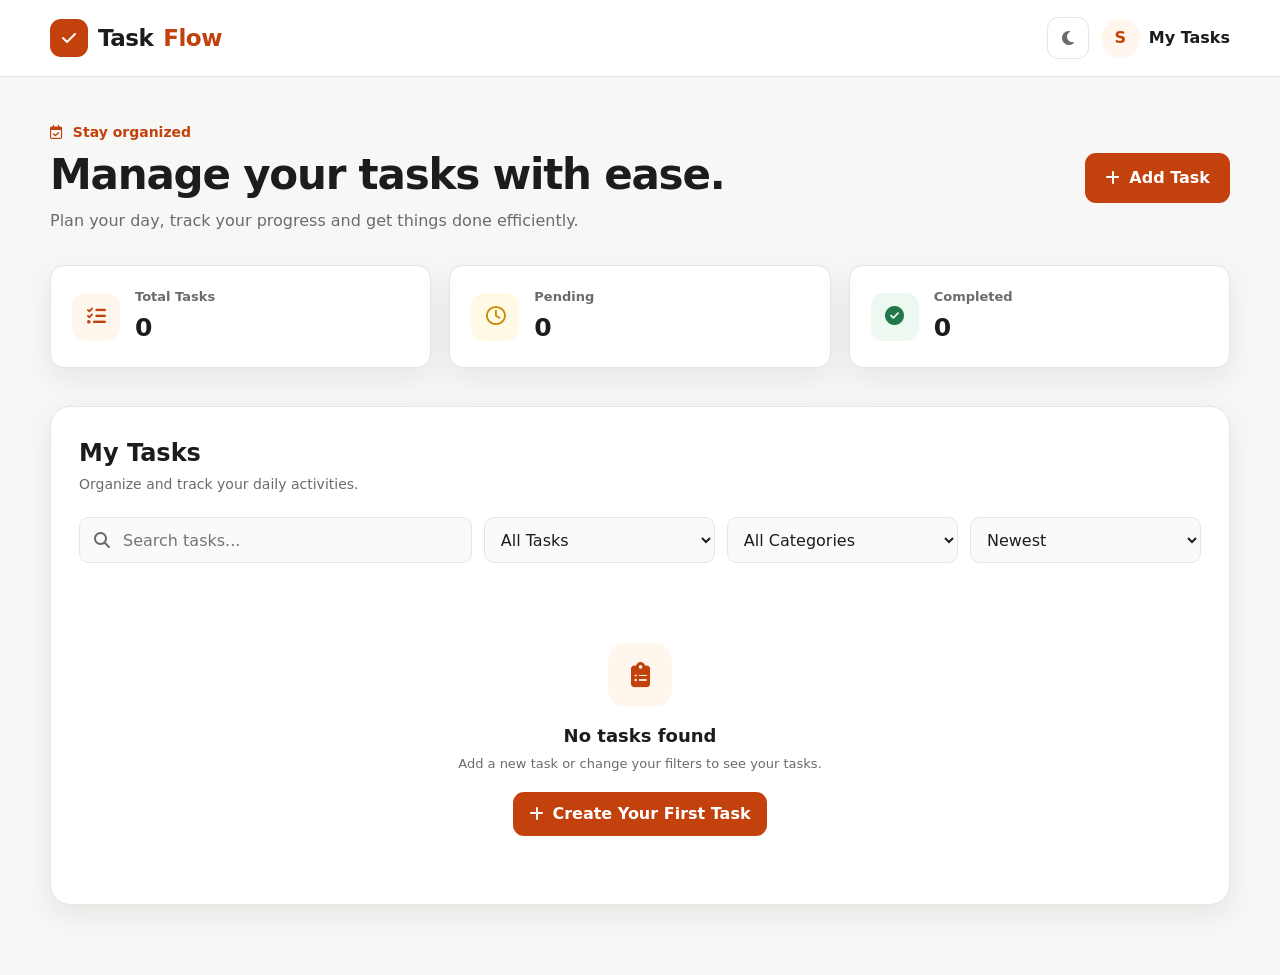
<file: Task-2/index.html>
<!DOCTYPE html>
<html lang="en">
<head>
    <meta charset="UTF-8">
    <meta name="viewport" content="width=device-width, initial-scale=1.0">

    <meta
        name="description"
        content="TaskFlow - A responsive task management application for organizing daily activities."
    >

    <title>TaskFlow | Task Management</title>

    <link
        rel="stylesheet"
        href="https://cdnjs.cloudflare.com/ajax/libs/font-awesome/6.5.2/css/all.min.css"
    >

    <link rel="stylesheet" href="style.css">
</head>

<body>

    <!-- ================= HEADER ================= -->
    <header class="header">
        <div class="container header-inner">

            <a href="#" class="logo">
                <span class="logo-icon">
                    <i class="fa-solid fa-check"></i>
                </span>
                Task<span>Flow</span>
            </a>

            <div class="header-actions">

                <button
                    type="button"
                    class="icon-btn"
                    id="themeBtn"
                    aria-label="Toggle dark mode"
                    title="Toggle dark mode"
                >
                    <i class="fa-solid fa-moon"></i>
                </button>

                <button
                    type="button"
                    class="profile-btn"
                    aria-label="User profile"
                >
                    <span class="profile-avatar">S</span>
                    <span class="profile-name">My Tasks</span>
                </button>

            </div>

        </div>
    </header>


    <!-- ================= MAIN ================= -->
    <main class="main">
        <div class="container">

            <!-- ================= HERO ================= -->
            <section class="welcome-section">

                <div>
                    <p class="welcome-label">
                        <i class="fa-regular fa-calendar-check"></i>
                        Stay organized
                    </p>

                    <h1>Manage your tasks with ease.</h1>

                    <p class="welcome-text">
                        Plan your day, track your progress and get things done
                        efficiently.
                    </p>
                </div>

                <button type="button" class="add-task-btn" id="openModalBtn">
                    <i class="fa-solid fa-plus"></i>
                    Add Task
                </button>

            </section>


            <!-- ================= STATISTICS ================= -->
            <section class="stats-grid" aria-label="Task statistics">

                <div class="stat-card">
                    <div class="stat-icon total-icon">
                        <i class="fa-solid fa-list-check"></i>
                    </div>

                    <div>
                        <span class="stat-label">Total Tasks</span>
                        <strong id="totalTasks">0</strong>
                    </div>
                </div>


                <div class="stat-card">
                    <div class="stat-icon pending-icon">
                        <i class="fa-regular fa-clock"></i>
                    </div>

                    <div>
                        <span class="stat-label">Pending</span>
                        <strong id="pendingTasks">0</strong>
                    </div>
                </div>


                <div class="stat-card">
                    <div class="stat-icon completed-icon">
                        <i class="fa-solid fa-circle-check"></i>
                    </div>

                    <div>
                        <span class="stat-label">Completed</span>
                        <strong id="completedTasks">0</strong>
                    </div>
                </div>

            </section>


            <!-- ================= TOOLBAR ================= -->
            <section class="task-section">

                <div class="section-heading">
                    <div>
                        <h2>My Tasks</h2>
                        <p>Organize and track your daily activities.</p>
                    </div>
                </div>


                <div class="toolbar">

                    <!-- Search -->
                    <div class="search-box">
                        <i class="fa-solid fa-magnifying-glass"></i>

                        <input
                            type="search"
                            id="searchInput"
                            placeholder="Search tasks..."
                            aria-label="Search tasks"
                        >
                    </div>


                    <!-- Status -->
                    <div class="filter-control">
                        <label for="statusFilter">Status</label>

                        <select id="statusFilter">
                            <option value="all">All Tasks</option>
                            <option value="pending">Pending</option>
                            <option value="completed">Completed</option>
                        </select>
                    </div>


                    <!-- Category -->
                    <div class="filter-control">
                        <label for="categoryFilter">Category</label>

                        <select id="categoryFilter">
                            <option value="all">All Categories</option>
                            <option value="work">Work</option>
                            <option value="personal">Personal</option>
                            <option value="study">Study</option>
                            <option value="health">Health</option>
                            <option value="shopping">Shopping</option>
                            <option value="other">Other</option>
                        </select>
                    </div>


                    <!-- Sort -->
                    <div class="filter-control">
                        <label for="sortFilter">Sort</label>

                        <select id="sortFilter">
                            <option value="newest">Newest</option>
                            <option value="oldest">Oldest</option>
                            <option value="priority">Priority</option>
                            <option value="dueDate">Due Date</option>
                        </select>
                    </div>

                </div>


                <!-- ================= TASK LIST ================= -->
                <div id="taskList" class="task-list"></div>


                <!-- ================= EMPTY STATE ================= -->
                <div id="emptyState" class="empty-state">

                    <div class="empty-icon">
                        <i class="fa-solid fa-clipboard-list"></i>
                    </div>

                    <h3>No tasks found</h3>

                    <p>
                        Add a new task or change your filters to see your tasks.
                    </p>

                    <button
                        type="button"
                        class="empty-btn"
                        id="emptyAddBtn"
                    >
                        <i class="fa-solid fa-plus"></i>
                        Create Your First Task
                    </button>

                </div>

            </section>

        </div>
    </main>


    <!-- ================= TASK MODAL ================= -->
    <div class="modal-overlay" id="taskModal">

        <div
            class="modal"
            role="dialog"
            aria-modal="true"
            aria-labelledby="modalTitle"
        >

            <div class="modal-header">

                <div>
                    <p class="modal-label">Task Manager</p>
                    <h2 id="modalTitle">Create New Task</h2>
                </div>

                <button
                    type="button"
                    class="close-btn"
                    id="closeModalBtn"
                    aria-label="Close"
                >
                    <i class="fa-solid fa-xmark"></i>
                </button>

            </div>


            <form id="taskForm" novalidate>

                <div class="form-group">

                    <label for="taskTitle">
                        Task Title <span>*</span>
                    </label>

                    <input
                        type="text"
                        id="taskTitle"
                        placeholder="e.g. Complete project report"
                        maxlength="80"
                        autocomplete="off"
                    >

                    <div class="input-footer">
                        <small class="error-message" id="titleError"></small>
                        <small id="titleCounter">0/80</small>
                    </div>

                </div>


                <div class="form-group">

                    <label for="taskDescription">
                        Description
                    </label>

                    <textarea
                        id="taskDescription"
                        rows="4"
                        maxlength="250"
                        placeholder="Add some details about your task..."
                    ></textarea>

                    <div class="input-footer">
                        <small class="error-message" id="descriptionError"></small>
                        <small id="descriptionCounter">0/250</small>
                    </div>

                </div>


                <div class="form-row">

                    <div class="form-group">

                        <label for="taskCategory">
                            Category
                        </label>

                        <select id="taskCategory">
                            <option value="work">Work</option>
                            <option value="personal">Personal</option>
                            <option value="study">Study</option>
                            <option value="health">Health</option>
                            <option value="shopping">Shopping</option>
                            <option value="other">Other</option>
                        </select>

                    </div>


                    <div class="form-group">

                        <label for="taskPriority">
                            Priority
                        </label>

                        <select id="taskPriority">
                            <option value="low">Low</option>
                            <option value="medium" selected>Medium</option>
                            <option value="high">High</option>
                        </select>

                    </div>

                </div>


                <div class="form-group">

                    <label for="taskDueDate">
                        Due Date
                    </label>

                    <input
                        type="date"
                        id="taskDueDate"
                    >

                    <small class="error-message" id="dateError"></small>

                </div>


                <div class="modal-actions">

                    <button
                        type="button"
                        class="cancel-btn"
                        id="cancelModalBtn"
                    >
                        Cancel
                    </button>

                    <button
                        type="submit"
                        class="save-btn"
                        id="saveTaskBtn"
                    >
                        <i class="fa-solid fa-check"></i>
                        Save Task
                    </button>

                </div>

            </form>

        </div>

    </div>


    <!-- ================= TOAST ================= -->
    <div
        class="toast"
        id="toast"
        role="status"
        aria-live="polite"
    >
        <i class="fa-solid fa-circle-check"></i>
        <span id="toastMessage">Task saved successfully.</span>
    </div>


    <script src="script.js"></script>

</body>
</html>
</file>
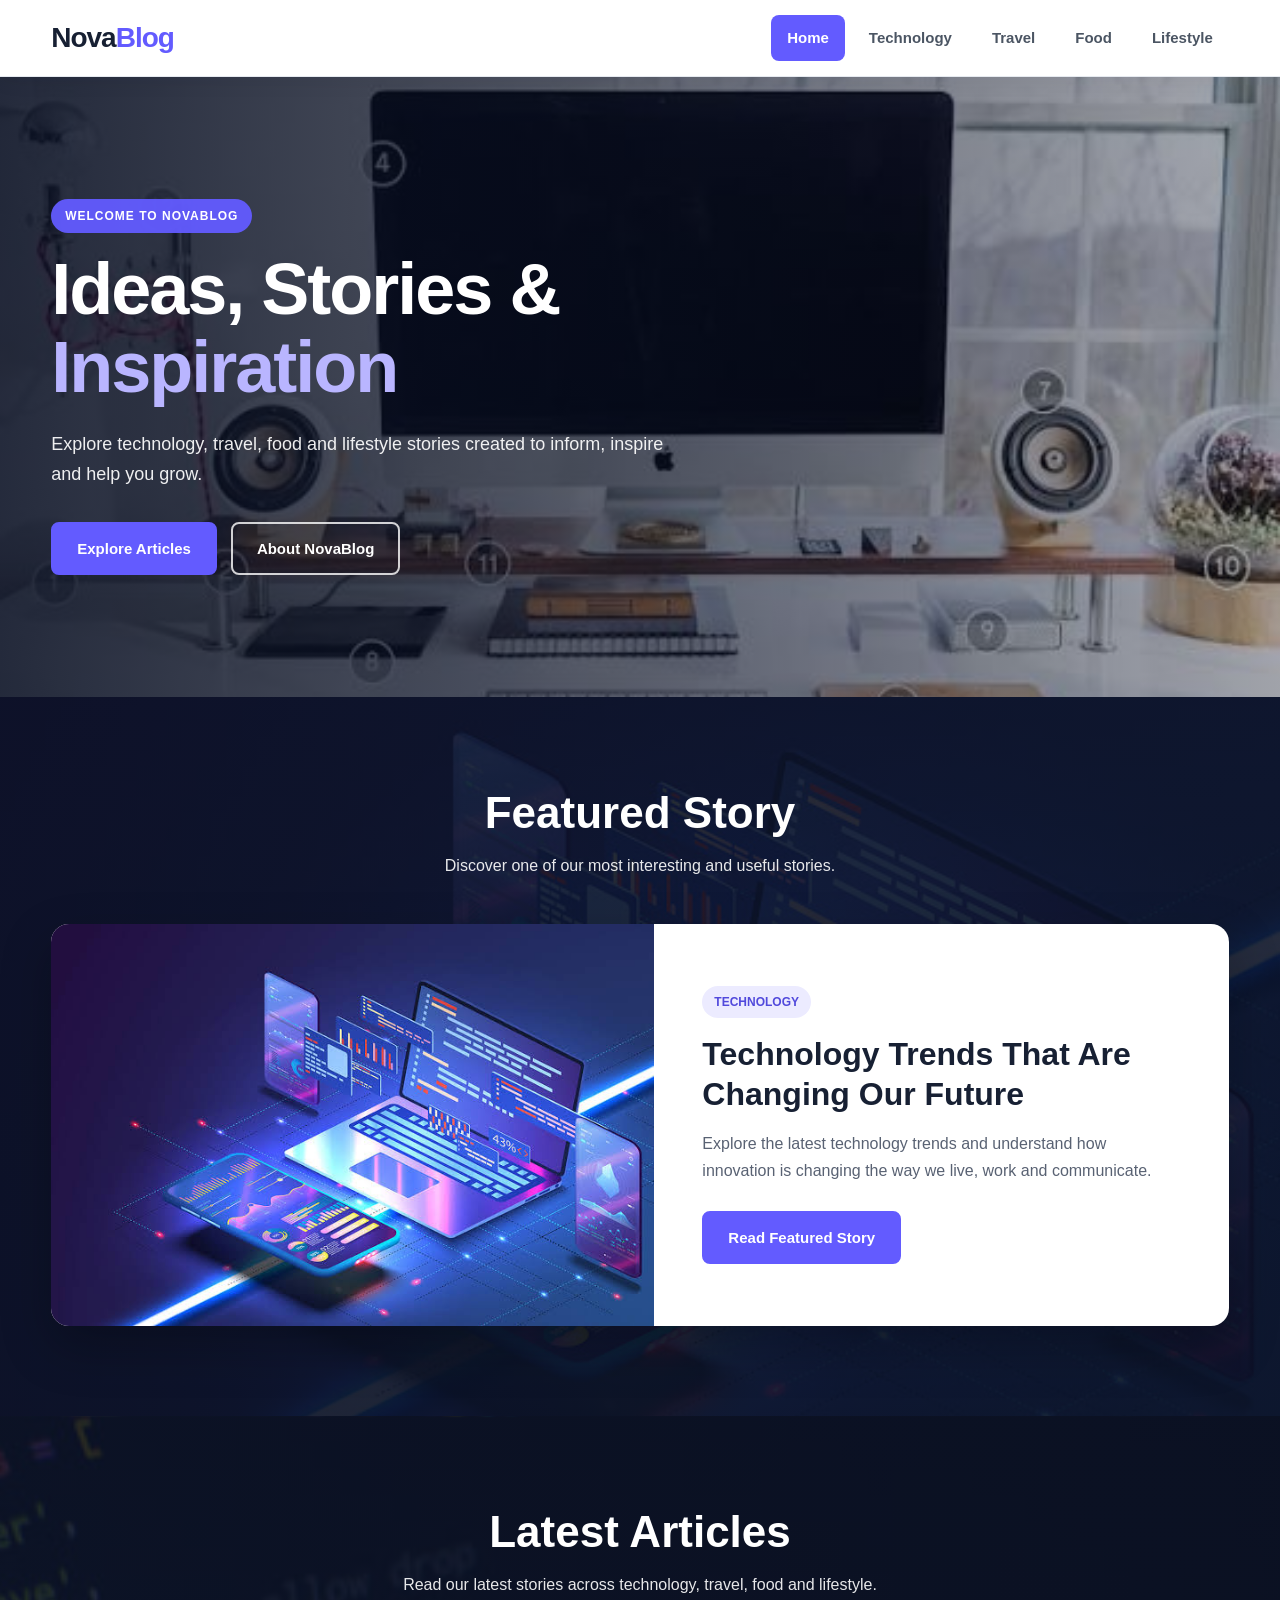
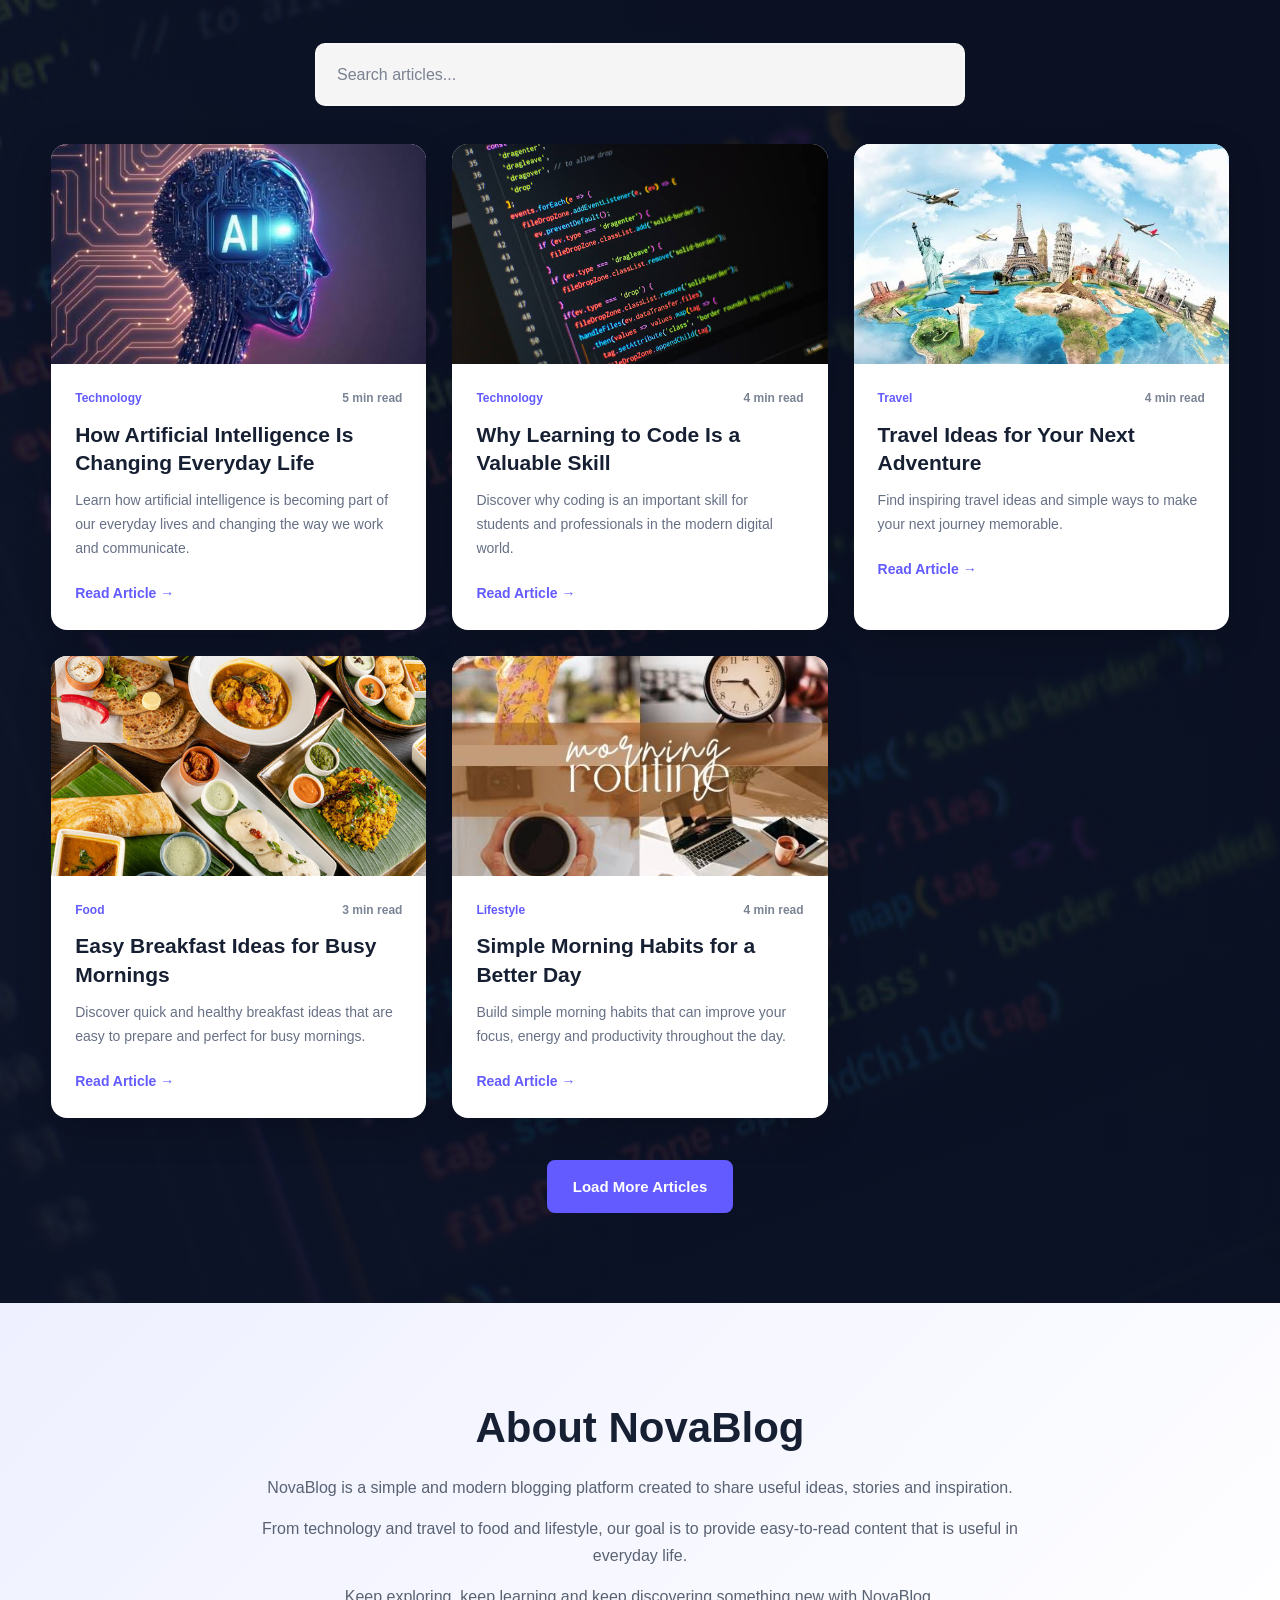
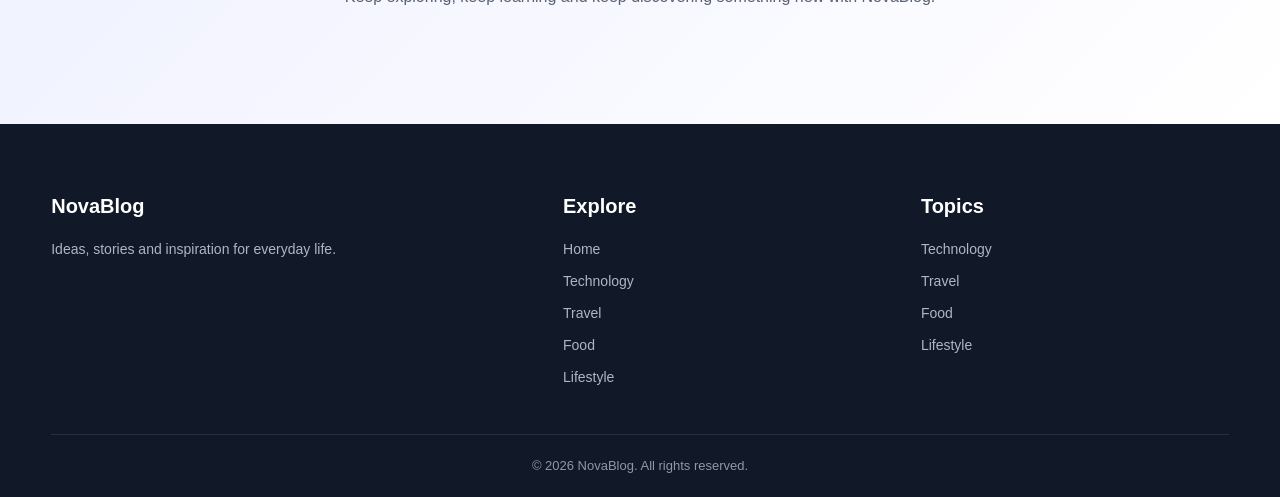
<file: CODSOFT_TASKSNO/Task-5/NovaBlog/index.html>
<!DOCTYPE html>
<html lang="en">

<head>
    <meta charset="UTF-8">
    <meta name="viewport" content="width=device-width, initial-scale=1.0">

    <title>NovaBlog | Ideas, Stories & Inspiration</title>

    <meta name="description"
        content="NovaBlog - Explore technology, travel, food and lifestyle stories, ideas and inspiration.">

    <link rel="stylesheet" href="style.css">
</head>

<body>

    <!-- =========================
         HEADER
    ========================== -->

    <header class="header">

        <div class="container header-inner">

            <a href="index.html" class="logo">
                Nova<span>Blog</span>
            </a>

            <button class="menu-btn" id="menuBtn" aria-label="Open navigation">
                ☰
            </button>

            <nav class="nav" id="navMenu">

                <a href="index.html" class="active">
                    Home
                </a>

                <a href="technology.html">
                    Technology
                </a>

                <a href="travel.html">
                    Travel
                </a>

                <a href="food.html">
                    Food
                </a>

                <a href="lifestyle.html">
                    Lifestyle
                </a>

            </nav>

        </div>

    </header>


    <!-- =========================
         HOME HERO
    ========================== -->

    <section class="hero-home"
        style="--section-bg: url('images/Work Desk.jpg');">

        <div class="hero-overlay"></div>

        <div class="container hero-content">

            <div class="hero-text">

                <span class="hero-badge">
                    WELCOME TO NOVABLOG
                </span>

                <h1>
                    Ideas, Stories &amp;
                    <span>Inspiration</span>
                </h1>

                <p>
                    Explore technology, travel, food and lifestyle
                    stories created to inform, inspire and help you grow.
                </p>

                <div class="hero-buttons">

                    <a href="#latest" class="btn btn-primary">
                        Explore Articles
                    </a>

                    <a href="#about" class="btn btn-outline">
                        About NovaBlog
                    </a>

                </div>

            </div>

        </div>

    </section>


    <!-- =========================
         FEATURED ARTICLE
    ========================== -->

    <section class="featured-section image-bg-section"
        style="--section-bg: url('images/technology-trends.jpg');">

        <div class="container">

            <div class="section-header">

                <h2>
                    Featured Story
                </h2>

                <p>
                    Discover one of our most interesting and
                    useful stories.
                </p>

            </div>


            <div class="featured-card">

                <img src="images/technology-trends.jpg"
                    alt="Technology trends">

                <div class="featured-content">

                    <span class="category-label">
                        Technology
                    </span>

                    <h3>
                        Technology Trends That Are Changing Our Future
                    </h3>

                    <p>
                        Explore the latest technology trends and
                        understand how innovation is changing the
                        way we live, work and communicate.
                    </p>

                    <a href="blog.html?id=technology"
                        class="btn btn-primary">
                        Read Featured Story
                    </a>

                </div>

            </div>

        </div>

    </section>


    <!-- =========================
         LATEST ARTICLES
    ========================== -->

    <section class="latest-section image-bg-section"
        id="latest"
        style="--section-bg: url('images/coding.jpg');">

        <div class="container">

            <div class="section-header">

                <h2>
                    Latest Articles
                </h2>

                <p>
                    Read our latest stories across technology,
                    travel, food and lifestyle.
                </p>

            </div>


            <!-- SEARCH -->

            <div class="search-box">

                <input
                    type="text"
                    id="searchInput"
                    placeholder="Search articles..."
                    aria-label="Search articles">

            </div>


            <!-- BLOG GRID -->

            <div class="blog-grid" id="blogGrid">


                <!-- ARTICLE 1 -->

                <article class="blog-card">

                    <img src="images/ai.jpg"
                        alt="Artificial Intelligence">

                    <div class="blog-card-content">

                        <div class="blog-meta">

                            <span>
                                Technology
                            </span>

                            <span>
                                5 min read
                            </span>

                        </div>

                        <h3>
                            How Artificial Intelligence Is Changing Everyday Life
                        </h3>

                        <p>
                            Learn how artificial intelligence is
                            becoming part of our everyday lives and
                            changing the way we work and communicate.
                        </p>

                        <a href="blog.html?id=ai"
                            class="read-more">
                            Read Article →
                        </a>

                    </div>

                </article>


                <!-- ARTICLE 2 -->

                <article class="blog-card">

                    <img src="images/coding.jpg"
                        alt="Coding">

                    <div class="blog-card-content">

                        <div class="blog-meta">

                            <span>
                                Technology
                            </span>

                            <span>
                                4 min read
                            </span>

                        </div>

                        <h3>
                            Why Learning to Code Is a Valuable Skill
                        </h3>

                        <p>
                            Discover why coding is an important
                            skill for students and professionals
                            in the modern digital world.
                        </p>

                        <a href="blog.html?id=coding"
                            class="read-more">
                            Read Article →
                        </a>

                    </div>

                </article>


                <!-- ARTICLE 3 -->

                <article class="blog-card">

                    <img src="images/travel.jpg"
                        alt="Travel">

                    <div class="blog-card-content">

                        <div class="blog-meta">

                            <span>
                                Travel
                            </span>

                            <span>
                                4 min read
                            </span>

                        </div>

                        <h3>
                            Travel Ideas for Your Next Adventure
                        </h3>

                        <p>
                            Find inspiring travel ideas and simple
                            ways to make your next journey memorable.
                        </p>

                        <a href="blog.html?id=travel"
                            class="read-more">
                            Read Article →
                        </a>

                    </div>

                </article>


                <!-- ARTICLE 4 -->

                <article class="blog-card">

                    <img src="images/breakfast.jpg"
                        alt="Healthy breakfast">

                    <div class="blog-card-content">

                        <div class="blog-meta">

                            <span>
                                Food
                            </span>

                            <span>
                                3 min read
                            </span>

                        </div>

                        <h3>
                            Easy Breakfast Ideas for Busy Mornings
                        </h3>

                        <p>
                            Discover quick and healthy breakfast
                            ideas that are easy to prepare and
                            perfect for busy mornings.
                        </p>

                        <a href="blog.html?id=breakfast"
                            class="read-more">
                            Read Article →
                        </a>

                    </div>

                </article>


                <!-- ARTICLE 5 -->

                <article class="blog-card">

                    <img src="images/Morning.jpg"
                        alt="Morning routine">

                    <div class="blog-card-content">

                        <div class="blog-meta">

                            <span>
                                Lifestyle
                            </span>

                            <span>
                                4 min read
                            </span>

                        </div>

                        <h3>
                            Simple Morning Habits for a Better Day
                        </h3>

                        <p>
                            Build simple morning habits that can
                            improve your focus, energy and
                            productivity throughout the day.
                        </p>

                        <a href="blog.html?id=morning"
                            class="read-more">
                            Read Article →
                        </a>

                    </div>

                </article>


                <!-- ARTICLE 6 -->

                <article class="blog-card hidden-card">

                    <img src="images/technology-trends.jpg"
                        alt="Technology trends">

                    <div class="blog-card-content">

                        <div class="blog-meta">

                            <span>
                                Technology
                            </span>

                            <span>
                                4 min read
                            </span>

                        </div>

                        <h3>
                            Technology Trends to Watch
                        </h3>

                        <p>
                            Explore important technology trends
                            that could shape the future of
                            businesses and everyday life.
                        </p>

                        <a href="blog.html?id=trends"
                            class="read-more">
                            Read Article →
                        </a>

                    </div>

                </article>


                <!-- ARTICLE 7 -->

                <article class="blog-card hidden-card">

                    <img src="images/budget-travel.jpg"
                        alt="Budget travel">

                    <div class="blog-card-content">

                        <div class="blog-meta">

                            <span>
                                Travel
                            </span>

                            <span>
                                4 min read
                            </span>

                        </div>

                        <h3>
                            Smart Tips for Budget Travel
                        </h3>

                        <p>
                            Learn practical ways to reduce travel
                            expenses while still enjoying a
                            comfortable and exciting journey.
                        </p>

                        <a href="blog.html?id=budget-travel"
                            class="read-more">
                            Read Article →
                        </a>

                    </div>

                </article>


                <!-- ARTICLE 8 -->

                <article class="blog-card hidden-card">

                    <img src="images/pasta.jpg"
                        alt="Homemade pasta">

                    <div class="blog-card-content">

                        <div class="blog-meta">

                            <span>
                                Food
                            </span>

                            <span>
                                5 min read
                            </span>

                        </div>

                        <h3>
                            A Simple Guide to Homemade Pasta
                        </h3>

                        <p>
                            Learn the basics of making delicious
                            homemade pasta using simple ingredients
                            and easy techniques.
                        </p>

                        <a href="blog.html?id=pasta"
                            class="read-more">
                            Read Article →
                        </a>

                    </div>

                </article>


                <!-- ARTICLE 9 -->

                <article class="blog-card hidden-card">

                    <img src="images/Work Desk.jpg"
                        alt="Productive workspace">

                    <div class="blog-card-content">

                        <div class="blog-meta">

                            <span>
                                Lifestyle
                            </span>

                            <span>
                                4 min read
                            </span>

                        </div>

                        <h3>
                            Create a More Productive Workspace
                        </h3>

                        <p>
                            Discover simple ways to organize your
                            workspace and create an environment
                            that supports better focus.
                        </p>

                        <a href="blog.html?id=productivity"
                            class="read-more">
                            Read Article →
                        </a>

                    </div>

                </article>

            </div>


            <!-- NO RESULTS -->

            <div class="no-results" id="noResults">

                No articles found. Try another search.

            </div>


            <!-- LOAD MORE -->

            <div class="load-more-wrapper">

                <button
                    class="btn btn-primary"
                    id="loadMoreBtn">

                    Load More Articles

                </button>

            </div>

        </div>

    </section>


    <!-- =========================
         ABOUT NOVABLOG
    ========================== -->

    <section class="about-section"
        id="about">

        <div class="container">

            <div class="about-content">

                <h2>
                    About NovaBlog
                </h2>

                <p>
                    NovaBlog is a simple and modern blogging
                    platform created to share useful ideas,
                    stories and inspiration.
                </p>

                <p>
                    From technology and travel to food and
                    lifestyle, our goal is to provide easy-to-read
                    content that is useful in everyday life.
                </p>

                <p>
                    Keep exploring, keep learning and keep
                    discovering something new with NovaBlog.
                </p>

            </div>

        </div>

    </section>


    <!-- =========================
         FOOTER
    ========================== -->

    <footer class="footer">

        <div class="container">

            <div class="footer-inner">


                <!-- FOOTER ABOUT -->

                <div>

                    <h3>
                        NovaBlog
                    </h3>

                    <p>
                        Ideas, stories and inspiration for
                        everyday life.
                    </p>

                </div>


                <!-- FOOTER LINKS -->

                <div>

                    <h3>
                        Explore
                    </h3>

                    <div class="footer-links">

                        <a href="index.html">
                            Home
                        </a>

                        <a href="technology.html">
                            Technology
                        </a>

                        <a href="travel.html">
                            Travel
                        </a>

                        <a href="food.html">
                            Food
                        </a>

                        <a href="lifestyle.html">
                            Lifestyle
                        </a>

                    </div>

                </div>


                <!-- FOOTER CATEGORIES -->

                <div>

                    <h3>
                        Topics
                    </h3>

                    <div class="footer-links">

                        <a href="technology.html">
                            Technology
                        </a>

                        <a href="travel.html">
                            Travel
                        </a>

                        <a href="food.html">
                            Food
                        </a>

                        <a href="lifestyle.html">
                            Lifestyle
                        </a>

                    </div>

                </div>

            </div>


            <div class="footer-bottom">

                <p>
                    © 2026 NovaBlog. All rights reserved.
                </p>

            </div>

        </div>

    </footer>


    <!-- =========================
         JAVASCRIPT
    ========================== -->

    <script src="script.js"></script>

</body>

</html>
</file>
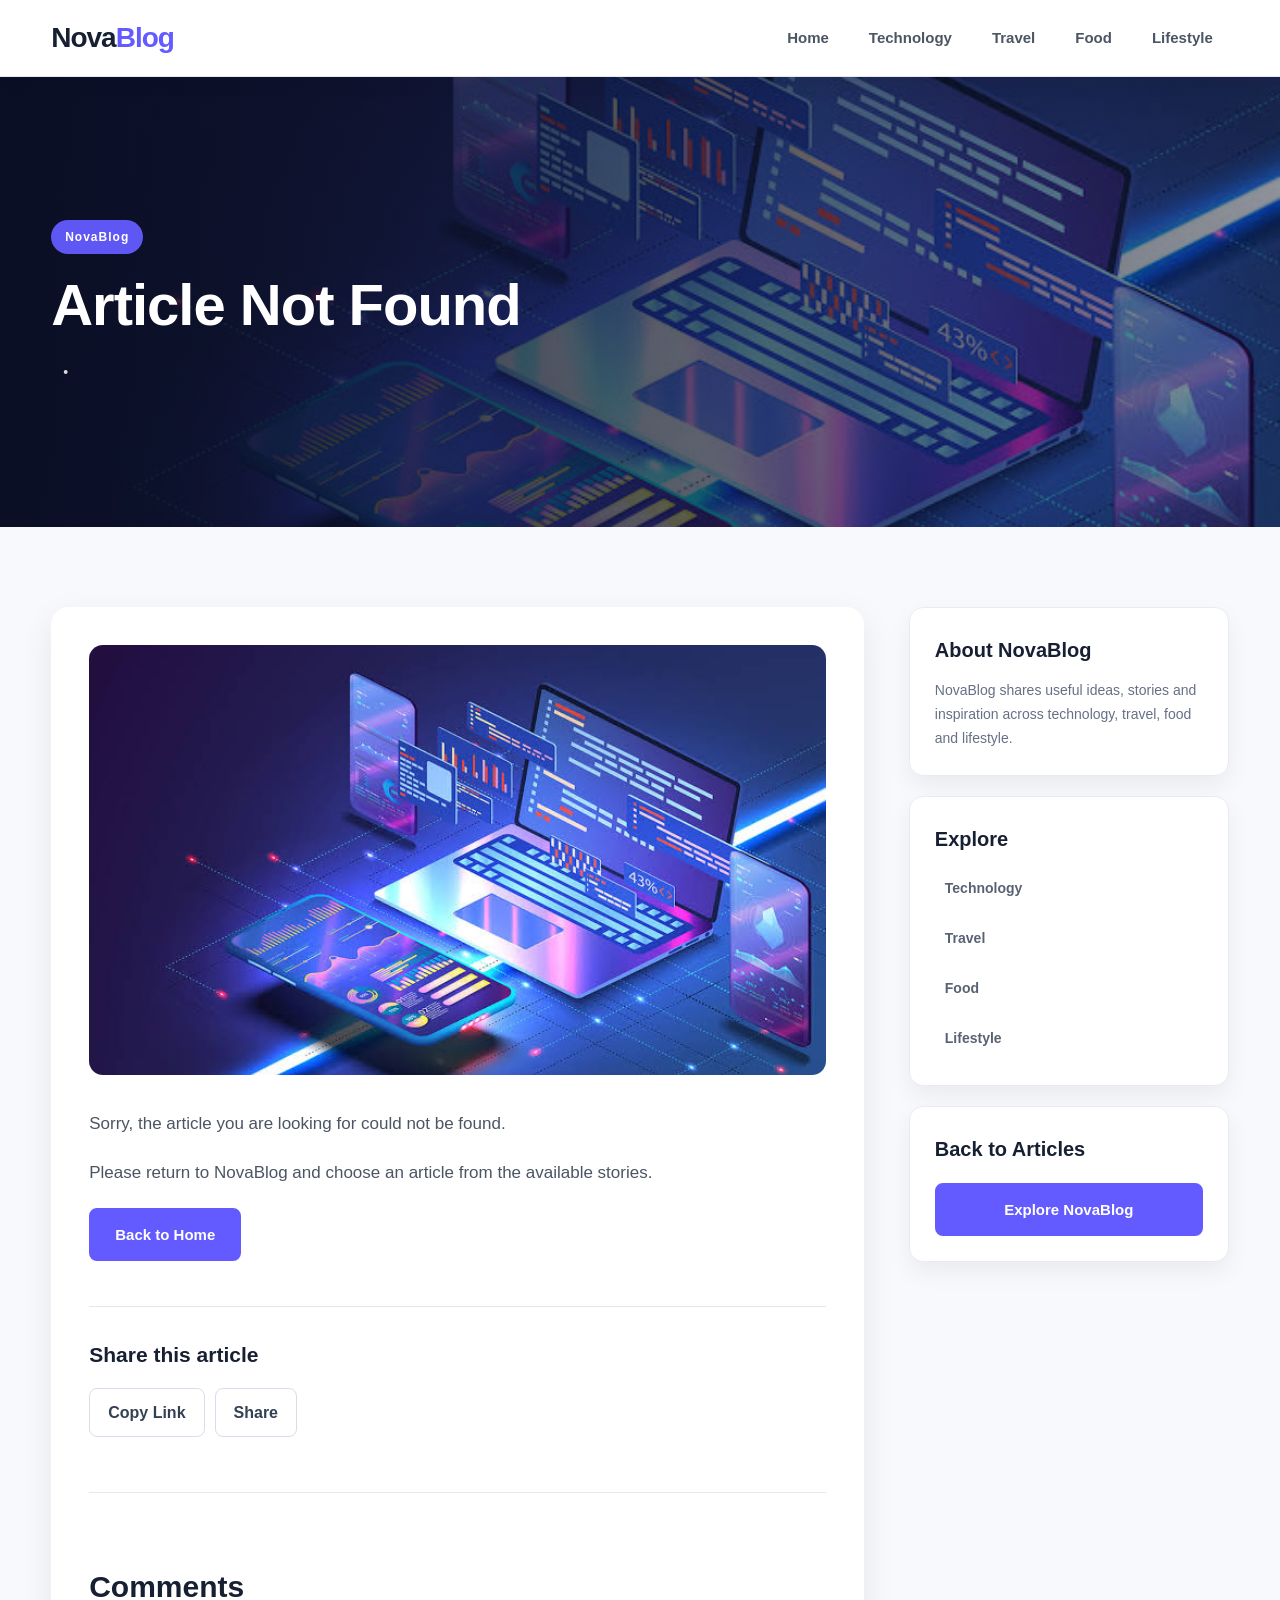
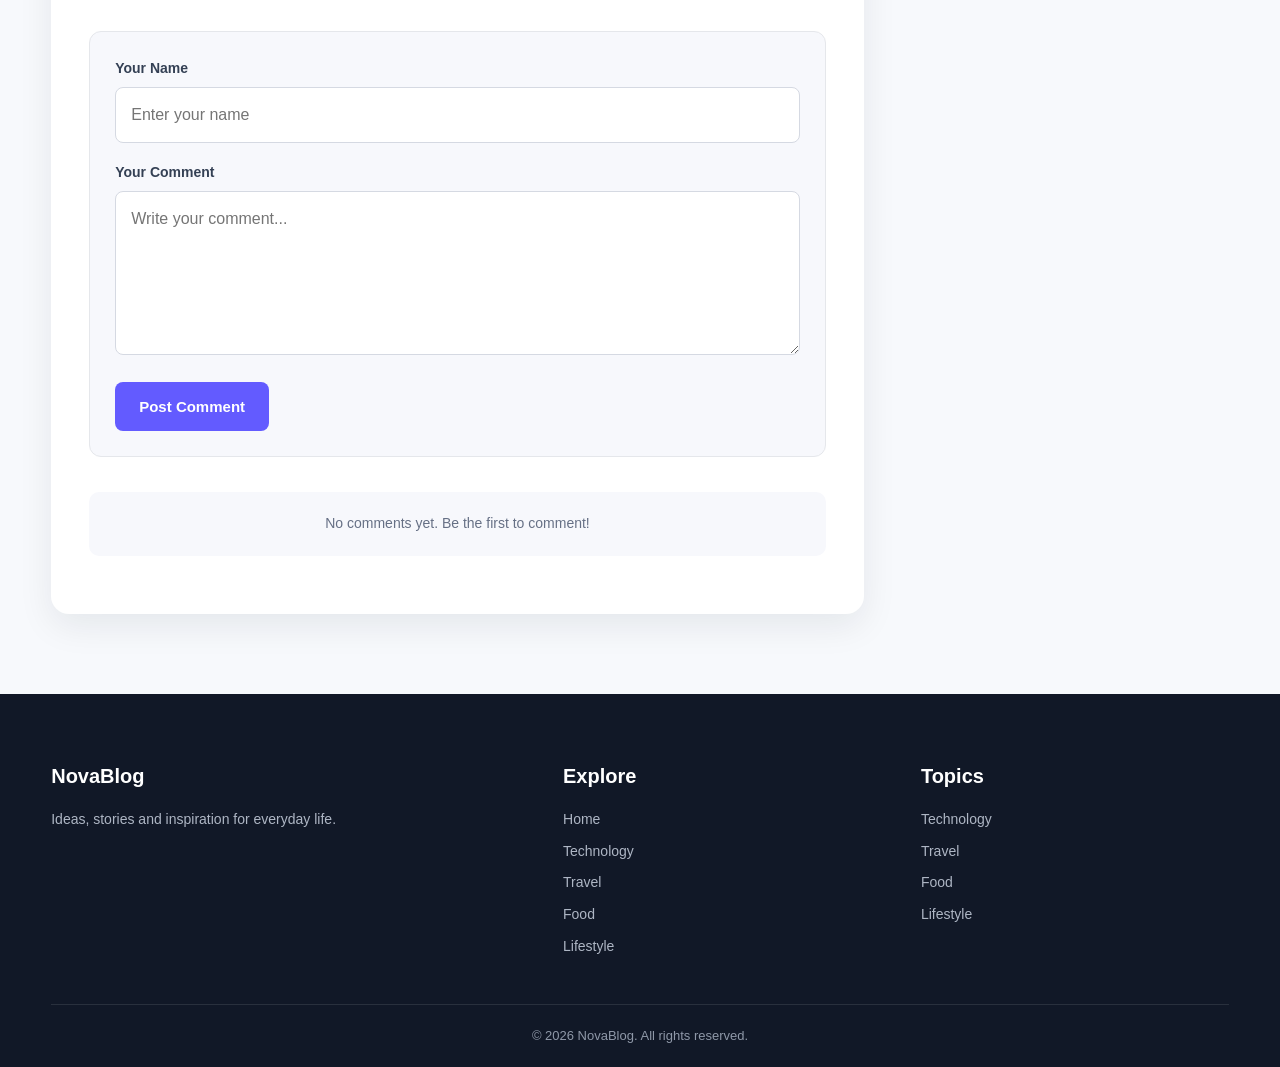
<file: CODSOFT_TASKSNO/Task-5/NovaBlog/blog.html>
<!DOCTYPE html>
<html lang="en">

<head>
    <meta charset="UTF-8">
    <meta name="viewport" content="width=device-width, initial-scale=1.0">

    <title>Article | NovaBlog</title>

    <meta name="description"
        content="Read useful stories, ideas and inspiration from NovaBlog.">

    <link rel="stylesheet" href="style.css">
</head>

<body>

    <!-- =========================
         HEADER
    ========================== -->

    <header class="header">

        <div class="container header-inner">

            <a href="index.html" class="logo">
                Nova<span>Blog</span>
            </a>

            <button class="menu-btn"
                id="menuBtn"
                aria-label="Open navigation">
                ☰
            </button>

            <nav class="nav" id="navMenu">

                <a href="index.html">
                    Home
                </a>

                <a href="technology.html">
                    Technology
                </a>

                <a href="travel.html">
                    Travel
                </a>

                <a href="food.html">
                    Food
                </a>

                <a href="lifestyle.html">
                    Lifestyle
                </a>

            </nav>

        </div>

    </header>


    <!-- =========================
         ARTICLE HERO
    ========================== -->

    <section class="article-hero"
        id="articleHero">

        <div class="article-hero-overlay"></div>

        <div class="container">

            <div class="article-hero-content">

                <span class="hero-badge"
                    id="articleCategory">
                    Technology
                </span>

                <h1 id="articleTitle">
                    Technology Trends That Are Changing Our Future
                </h1>

                <div class="article-meta">

                    <span id="articleDate">
                        September 10, 2026
                    </span>

                    <span>
                        •
                    </span>

                    <span id="articleReadTime">
                        5 min read
                    </span>

                </div>

            </div>

        </div>

    </section>


    <!-- =========================
         ARTICLE CONTENT
    ========================== -->

    <main class="article-section">

        <div class="container">

            <div class="article-layout">


                <!-- MAIN ARTICLE -->

                <article class="article-content">

                    <img id="articleImage"
                        class="article-main-image"
                        src="images/technology-trends.jpg"
                        alt="Technology article">

                    <div id="articleBody">

                        <p>
                            Technology continues to change the way
                            people live, work and communicate. New
                            innovations are creating opportunities
                            across almost every part of everyday life.
                        </p>

                        <h2>
                            Technology Is Everywhere
                        </h2>

                        <p>
                            From smartphones and cloud services to
                            artificial intelligence and automation,
                            technology has become an important part
                            of modern life.
                        </p>

                        <p>
                            Understanding these changes can help
                            students, professionals and businesses
                            prepare for the future and make better
                            use of digital tools.
                        </p>

                    </div>


                    <!-- =========================
                         SHARE SECTION
                    ========================== -->

                    <div class="article-actions">

                        <h3>
                            Share this article
                        </h3>

                        <div class="share-buttons">

                            <button id="copyLinkBtn"
                                class="share-btn">
                                Copy Link
                            </button>

                            <button id="shareBtn"
                                class="share-btn">
                                Share
                            </button>

                        </div>

                        <p id="shareMessage"
                            class="share-message">
                        </p>

                    </div>


                    <!-- =========================
                         COMMENTS
                    ========================== -->

                    <div class="comments-section">

                        <h2>
                            Comments
                        </h2>

                        <form id="commentForm"
                            class="comment-form">

                            <div class="form-group">

                                <label for="commentName">
                                    Your Name
                                </label>

                                <input
                                    type="text"
                                    id="commentName"
                                    placeholder="Enter your name"
                                    required>

                            </div>

                            <div class="form-group">

                                <label for="commentText">
                                    Your Comment
                                </label>

                                <textarea
                                    id="commentText"
                                    rows="5"
                                    placeholder="Write your comment..."
                                    required></textarea>

                            </div>

                            <button
                                type="submit"
                                class="btn btn-primary">
                                Post Comment
                            </button>

                        </form>


                        <div id="commentsList"
                            class="comments-list">

                            <p class="no-comments">
                                No comments yet. Be the first to comment!
                            </p>

                        </div>

                    </div>

                </article>


                <!-- =========================
                     SIDEBAR
                ========================== -->

                <aside class="article-sidebar">

                    <div class="sidebar-card">

                        <h3>
                            About NovaBlog
                        </h3>

                        <p>
                            NovaBlog shares useful ideas, stories
                            and inspiration across technology,
                            travel, food and lifestyle.
                        </p>

                    </div>


                    <div class="sidebar-card">

                        <h3>
                            Explore
                        </h3>

                        <div class="sidebar-links">

                            <a href="technology.html">
                                Technology
                            </a>

                            <a href="travel.html">
                                Travel
                            </a>

                            <a href="food.html">
                                Food
                            </a>

                            <a href="lifestyle.html">
                                Lifestyle
                            </a>

                        </div>

                    </div>


                    <div class="sidebar-card">

                        <h3>
                            Back to Articles
                        </h3>

                        <a href="index.html"
                            class="btn btn-primary sidebar-btn">
                            Explore NovaBlog
                        </a>

                    </div>

                </aside>

            </div>

        </div>

    </main>


    <!-- =========================
         FOOTER
    ========================== -->

    <footer class="footer">

        <div class="container">

            <div class="footer-inner">


                <div>

                    <h3>
                        NovaBlog
                    </h3>

                    <p>
                        Ideas, stories and inspiration for
                        everyday life.
                    </p>

                </div>


                <div>

                    <h3>
                        Explore
                    </h3>

                    <div class="footer-links">

                        <a href="index.html">
                            Home
                        </a>

                        <a href="technology.html">
                            Technology
                        </a>

                        <a href="travel.html">
                            Travel
                        </a>

                        <a href="food.html">
                            Food
                        </a>

                        <a href="lifestyle.html">
                            Lifestyle
                        </a>

                    </div>

                </div>


                <div>

                    <h3>
                        Topics
                    </h3>

                    <div class="footer-links">

                        <a href="technology.html">
                            Technology
                        </a>

                        <a href="travel.html">
                            Travel
                        </a>

                        <a href="food.html">
                            Food
                        </a>

                        <a href="lifestyle.html">
                            Lifestyle
                        </a>

                    </div>

                </div>

            </div>


            <div class="footer-bottom">

                <p>
                    © 2026 NovaBlog. All rights reserved.
                </p>

            </div>

        </div>

    </footer>


    <!-- JAVASCRIPT -->

    <script src="script.js"></script>

</body>

</html>
</file>
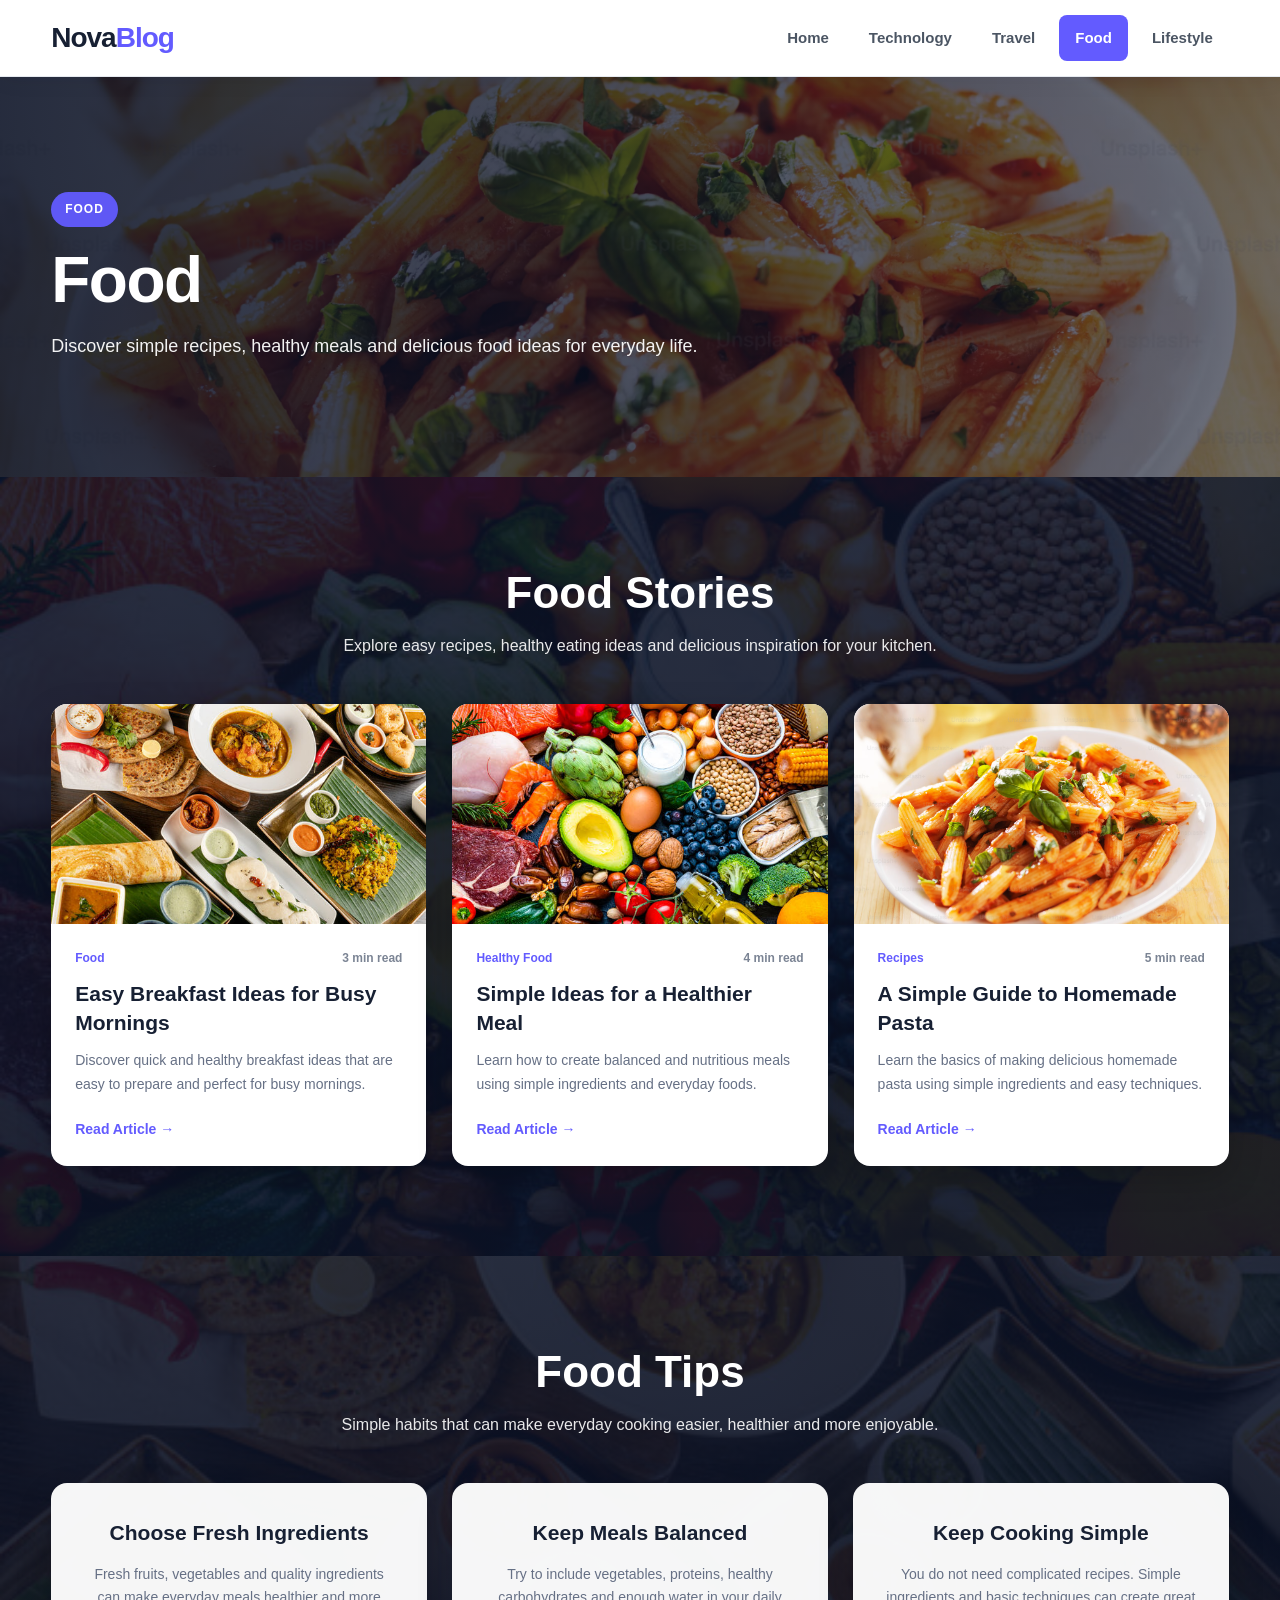
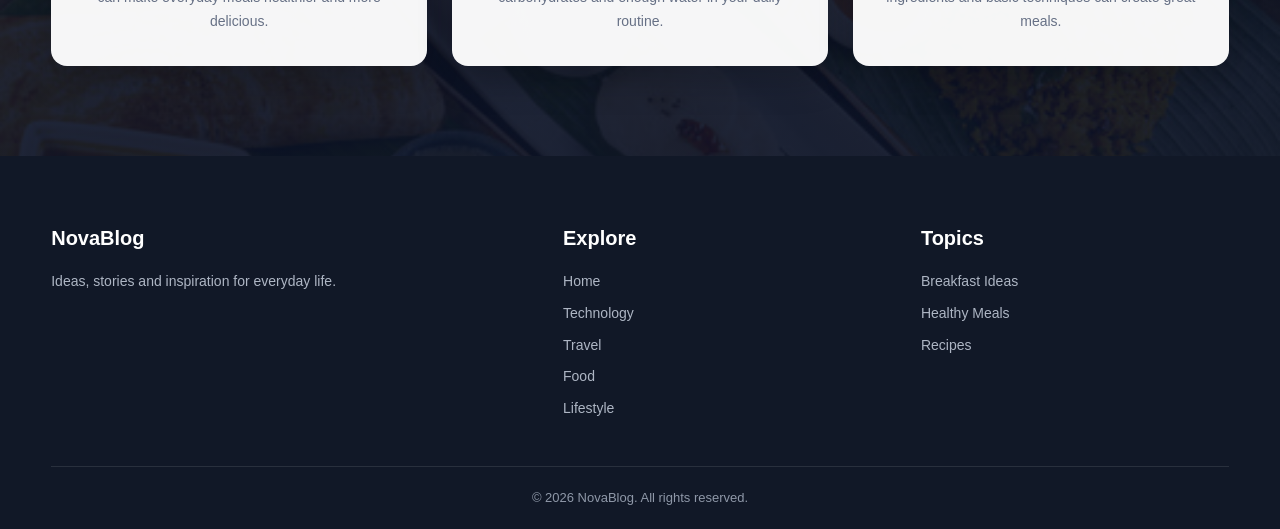
<file: CODSOFT_TASKSNO/Task-5/NovaBlog/food.html>
<!DOCTYPE html>
<html lang="en">

<head>
    <meta charset="UTF-8">
    <meta name="viewport" content="width=device-width, initial-scale=1.0">

    <title>Food | NovaBlog</title>

    <meta name="description"
        content="Explore delicious recipes, healthy meals, breakfast ideas and food inspiration on NovaBlog.">

    <link rel="stylesheet" href="style.css">
</head>

<body>

    <!-- =========================
         HEADER
    ========================== -->

    <header class="header">

        <div class="container header-inner">

            <a href="index.html" class="logo">
                Nova<span>Blog</span>
            </a>

            <button class="menu-btn"
                id="menuBtn"
                aria-label="Open navigation">
                ☰
            </button>

            <nav class="nav" id="navMenu">

                <a href="index.html">
                    Home
                </a>

                <a href="technology.html">
                    Technology
                </a>

                <a href="travel.html">
                    Travel
                </a>

                <a href="food.html" class="active">
                    Food
                </a>

                <a href="lifestyle.html">
                    Lifestyle
                </a>

            </nav>

        </div>

    </header>


    <!-- =========================
         FOOD HERO
    ========================== -->

    <section class="category-hero"
        style="--section-bg: url('images/pasta.jpg');">

        <div class="container">

            <div class="category-hero-content">

                <span class="hero-badge">
                    FOOD
                </span>

                <h1>
                    Food
                </h1>

                <p>
                    Discover simple recipes, healthy meals and
                    delicious food ideas for everyday life.
                </p>

            </div>

        </div>

    </section>


    <!-- =========================
         FOOD ARTICLES
    ========================== -->

    <section class="category-section"
        style="--section-bg: url('images/healthy-meal.jpg');">

        <div class="container">

            <div class="section-header">

                <h2>
                    Food Stories
                </h2>

                <p>
                    Explore easy recipes, healthy eating ideas
                    and delicious inspiration for your kitchen.
                </p>

            </div>


            <div class="blog-grid">


                <!-- BREAKFAST -->

                <article class="blog-card">

                    <img src="images/breakfast.jpg"
                        alt="Healthy breakfast">

                    <div class="blog-card-content">

                        <div class="blog-meta">

                            <span>
                                Food
                            </span>

                            <span>
                                3 min read
                            </span>

                        </div>

                        <h3>
                            Easy Breakfast Ideas for Busy Mornings
                        </h3>

                        <p>
                            Discover quick and healthy breakfast
                            ideas that are easy to prepare and
                            perfect for busy mornings.
                        </p>

                        <a href="blog.html?id=breakfast"
                            class="read-more">
                            Read Article →
                        </a>

                    </div>

                </article>


                <!-- HEALTHY MEAL -->

                <article class="blog-card">

                    <img src="images/healthy-meal.jpg"
                        alt="Healthy meal">

                    <div class="blog-card-content">

                        <div class="blog-meta">

                            <span>
                                Healthy Food
                            </span>

                            <span>
                                4 min read
                            </span>

                        </div>

                        <h3>
                            Simple Ideas for a Healthier Meal
                        </h3>

                        <p>
                            Learn how to create balanced and
                            nutritious meals using simple ingredients
                            and everyday foods.
                        </p>

                        <a href="blog.html?id=healthy-meal"
                            class="read-more">
                            Read Article →
                        </a>

                    </div>

                </article>


                <!-- PASTA -->

                <article class="blog-card">

                    <img src="images/pasta.jpg"
                        alt="Homemade pasta">

                    <div class="blog-card-content">

                        <div class="blog-meta">

                            <span>
                                Recipes
                            </span>

                            <span>
                                5 min read
                            </span>

                        </div>

                        <h3>
                            A Simple Guide to Homemade Pasta
                        </h3>

                        <p>
                            Learn the basics of making delicious
                            homemade pasta using simple ingredients
                            and easy techniques.
                        </p>

                        <a href="blog.html?id=pasta"
                            class="read-more">
                            Read Article →
                        </a>

                    </div>

                </article>

            </div>

        </div>

    </section>


    <!-- =========================
         FOOD TIPS
    ========================== -->

    <section class="tips-section"
        style="--section-bg: url('images/breakfast.jpg');">

        <div class="container">

            <div class="section-header">

                <h2>
                    Food Tips
                </h2>

                <p>
                    Simple habits that can make everyday cooking
                    easier, healthier and more enjoyable.
                </p>

            </div>


            <div class="tips-grid">


                <!-- TIP 1 -->

                <div class="tip-card">

                    <h3>
                        Choose Fresh Ingredients
                    </h3>

                    <p>
                        Fresh fruits, vegetables and quality
                        ingredients can make everyday meals
                        healthier and more delicious.
                    </p>

                </div>


                <!-- TIP 2 -->

                <div class="tip-card">

                    <h3>
                        Keep Meals Balanced
                    </h3>

                    <p>
                        Try to include vegetables, proteins,
                        healthy carbohydrates and enough water
                        in your daily routine.
                    </p>

                </div>


                <!-- TIP 3 -->

                <div class="tip-card">

                    <h3>
                        Keep Cooking Simple
                    </h3>

                    <p>
                        You do not need complicated recipes.
                        Simple ingredients and basic techniques
                        can create great meals.
                    </p>

                </div>

            </div>

        </div>

    </section>


    <!-- =========================
         FOOTER
    ========================== -->

    <footer class="footer">

        <div class="container">

            <div class="footer-inner">


                <!-- ABOUT -->

                <div>

                    <h3>
                        NovaBlog
                    </h3>

                    <p>
                        Ideas, stories and inspiration for
                        everyday life.
                    </p>

                </div>


                <!-- EXPLORE -->

                <div>

                    <h3>
                        Explore
                    </h3>

                    <div class="footer-links">

                        <a href="index.html">
                            Home
                        </a>

                        <a href="technology.html">
                            Technology
                        </a>

                        <a href="travel.html">
                            Travel
                        </a>

                        <a href="food.html">
                            Food
                        </a>

                        <a href="lifestyle.html">
                            Lifestyle
                        </a>

                    </div>

                </div>


                <!-- TOPICS -->

                <div>

                    <h3>
                        Topics
                    </h3>

                    <div class="footer-links">

                        <a href="food.html">
                            Breakfast Ideas
                        </a>

                        <a href="food.html">
                            Healthy Meals
                        </a>

                        <a href="food.html">
                            Recipes
                        </a>

                    </div>

                </div>

            </div>


            <div class="footer-bottom">

                <p>
                    © 2026 NovaBlog. All rights reserved.
                </p>

            </div>

        </div>

    </footer>


    <script src="script.js"></script>

</body>

</html>
</file>
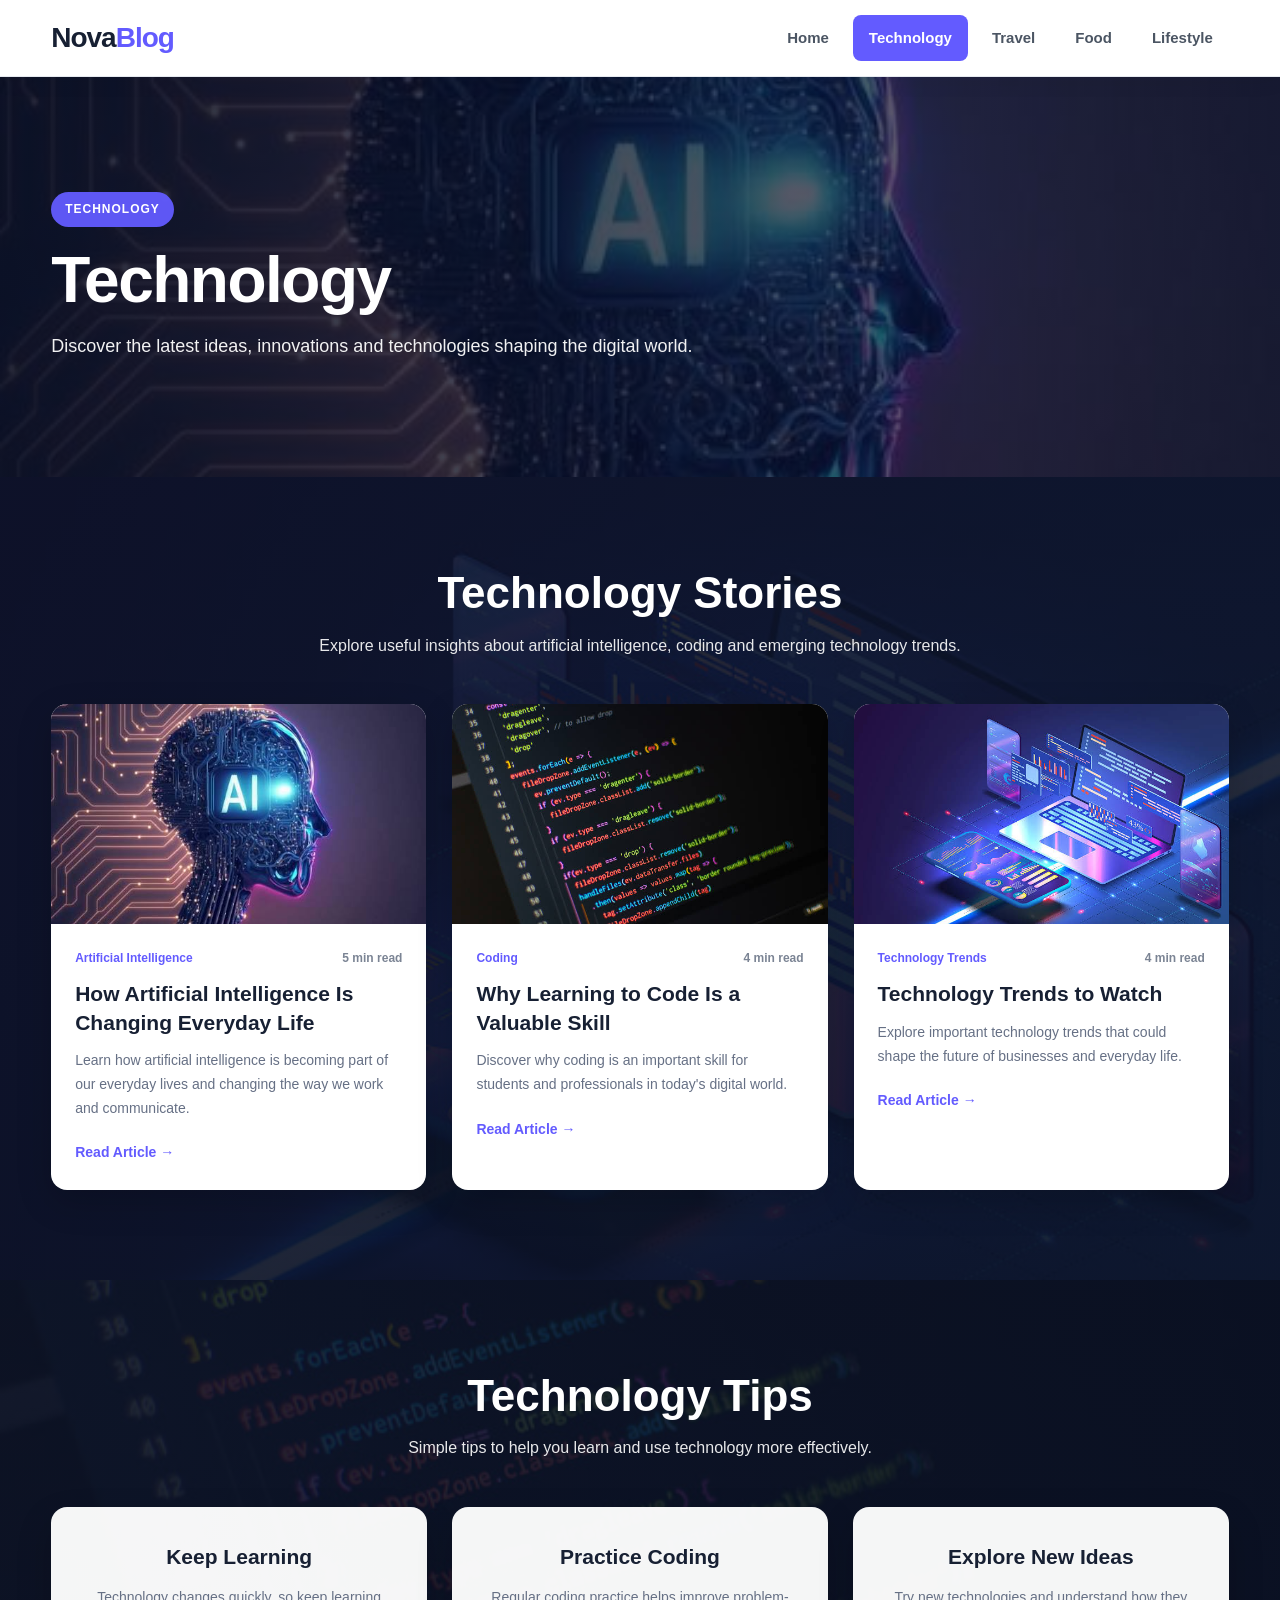
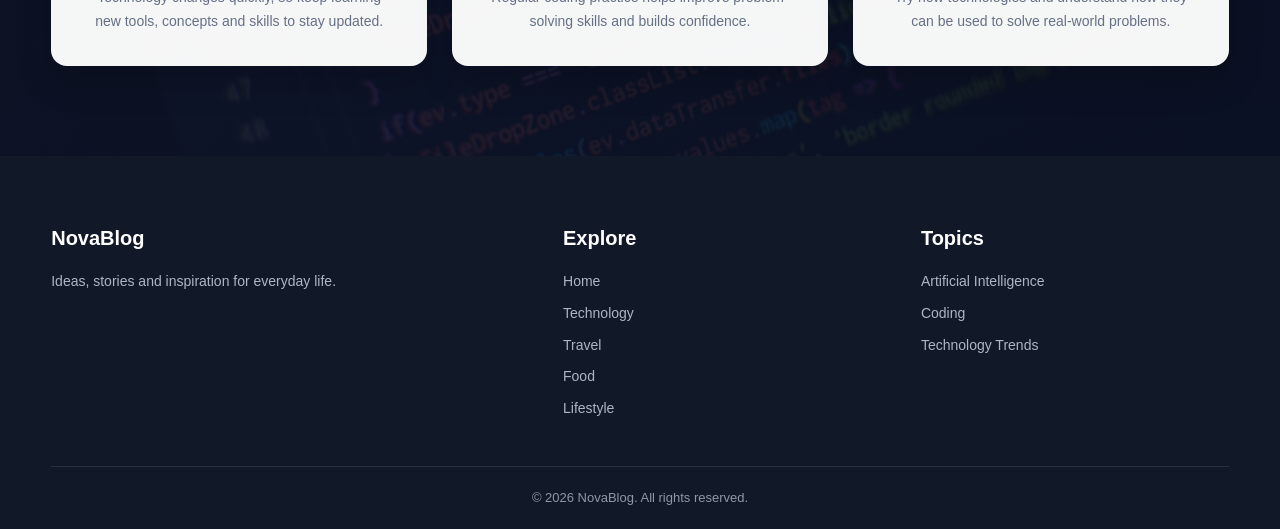
<file: CODSOFT_TASKSNO/Task-5/NovaBlog/technology.html>
<!DOCTYPE html>
<html lang="en">

<head>
    <meta charset="UTF-8">
    <meta name="viewport" content="width=device-width, initial-scale=1.0">

    <title>Technology | NovaBlog</title>

    <meta name="description"
        content="Explore technology, artificial intelligence, coding and the latest technology trends on NovaBlog.">

    <link rel="stylesheet" href="style.css">
</head>

<body>

    <!-- =========================
         HEADER
    ========================== -->

    <header class="header">

        <div class="container header-inner">

            <a href="index.html" class="logo">
                Nova<span>Blog</span>
            </a>

            <button class="menu-btn"
                id="menuBtn"
                aria-label="Open navigation">
                ☰
            </button>

            <nav class="nav" id="navMenu">

                <a href="index.html">
                    Home
                </a>

                <a href="technology.html" class="active">
                    Technology
                </a>

                <a href="travel.html">
                    Travel
                </a>

                <a href="food.html">
                    Food
                </a>

                <a href="lifestyle.html">
                    Lifestyle
                </a>

            </nav>

        </div>

    </header>


    <!-- =========================
         TECHNOLOGY HERO
    ========================== -->

    <section class="category-hero"
        style="--section-bg: url('images/ai.jpg');">

        <div class="container">

            <div class="category-hero-content">

                <span class="hero-badge">
                    TECHNOLOGY
                </span>

                <h1>
                    Technology
                </h1>

                <p>
                    Discover the latest ideas, innovations and
                    technologies shaping the digital world.
                </p>

            </div>

        </div>

    </section>


    <!-- =========================
         TECHNOLOGY ARTICLES
    ========================== -->

    <section class="category-section"
        style="--section-bg: url('images/technology-trends.jpg');">

        <div class="container">

            <div class="section-header">

                <h2>
                    Technology Stories
                </h2>

                <p>
                    Explore useful insights about artificial
                    intelligence, coding and emerging technology trends.
                </p>

            </div>


            <div class="blog-grid">


                <!-- AI ARTICLE -->

                <article class="blog-card">

                    <img src="images/ai.jpg"
                        alt="Artificial Intelligence">

                    <div class="blog-card-content">

                        <div class="blog-meta">

                            <span>
                                Artificial Intelligence
                            </span>

                            <span>
                                5 min read
                            </span>

                        </div>

                        <h3>
                            How Artificial Intelligence Is Changing Everyday Life
                        </h3>

                        <p>
                            Learn how artificial intelligence is
                            becoming part of our everyday lives and
                            changing the way we work and communicate.
                        </p>

                        <a href="blog.html?id=ai"
                            class="read-more">
                            Read Article →
                        </a>

                    </div>

                </article>


                <!-- CODING ARTICLE -->

                <article class="blog-card">

                    <img src="images/coding.jpg"
                        alt="Coding">

                    <div class="blog-card-content">

                        <div class="blog-meta">

                            <span>
                                Coding
                            </span>

                            <span>
                                4 min read
                            </span>

                        </div>

                        <h3>
                            Why Learning to Code Is a Valuable Skill
                        </h3>

                        <p>
                            Discover why coding is an important
                            skill for students and professionals
                            in today's digital world.
                        </p>

                        <a href="blog.html?id=coding"
                            class="read-more">
                            Read Article →
                        </a>

                    </div>

                </article>


                <!-- TECHNOLOGY TRENDS ARTICLE -->

                <article class="blog-card">

                    <img src="images/technology-trends.jpg"
                        alt="Technology Trends">

                    <div class="blog-card-content">

                        <div class="blog-meta">

                            <span>
                                Technology Trends
                            </span>

                            <span>
                                4 min read
                            </span>

                        </div>

                        <h3>
                            Technology Trends to Watch
                        </h3>

                        <p>
                            Explore important technology trends
                            that could shape the future of businesses
                            and everyday life.
                        </p>

                        <a href="blog.html?id=trends"
                            class="read-more">
                            Read Article →
                        </a>

                    </div>

                </article>

            </div>

        </div>

    </section>


    <!-- =========================
         TECHNOLOGY TIPS
    ========================== -->

    <section class="tips-section"
        style="--section-bg: url('images/coding.jpg');">

        <div class="container">

            <div class="section-header">

                <h2>
                    Technology Tips
                </h2>

                <p>
                    Simple tips to help you learn and use
                    technology more effectively.
                </p>

            </div>


            <div class="tips-grid">


                <!-- TIP 1 -->

                <div class="tip-card">

                    <h3>
                        Keep Learning
                    </h3>

                    <p>
                        Technology changes quickly, so keep
                        learning new tools, concepts and skills
                        to stay updated.
                    </p>

                </div>


                <!-- TIP 2 -->

                <div class="tip-card">

                    <h3>
                        Practice Coding
                    </h3>

                    <p>
                        Regular coding practice helps improve
                        problem-solving skills and builds
                        confidence.
                    </p>

                </div>


                <!-- TIP 3 -->

                <div class="tip-card">

                    <h3>
                        Explore New Ideas
                    </h3>

                    <p>
                        Try new technologies and understand
                        how they can be used to solve real-world
                        problems.
                    </p>

                </div>

            </div>

        </div>

    </section>


    <!-- =========================
         FOOTER
    ========================== -->

    <footer class="footer">

        <div class="container">

            <div class="footer-inner">


                <!-- ABOUT -->

                <div>

                    <h3>
                        NovaBlog
                    </h3>

                    <p>
                        Ideas, stories and inspiration for
                        everyday life.
                    </p>

                </div>


                <!-- EXPLORE -->

                <div>

                    <h3>
                        Explore
                    </h3>

                    <div class="footer-links">

                        <a href="index.html">
                            Home
                        </a>

                        <a href="technology.html">
                            Technology
                        </a>

                        <a href="travel.html">
                            Travel
                        </a>

                        <a href="food.html">
                            Food
                        </a>

                        <a href="lifestyle.html">
                            Lifestyle
                        </a>

                    </div>

                </div>


                <!-- TOPICS -->

                <div>

                    <h3>
                        Topics
                    </h3>

                    <div class="footer-links">

                        <a href="technology.html">
                            Artificial Intelligence
                        </a>

                        <a href="technology.html">
                            Coding
                        </a>

                        <a href="technology.html">
                            Technology Trends
                        </a>

                    </div>

                </div>

            </div>


            <div class="footer-bottom">

                <p>
                    © 2026 NovaBlog. All rights reserved.
                </p>

            </div>

        </div>

    </footer>


    <!-- =========================
         JAVASCRIPT
    ========================== -->

    <script src="script.js"></script>

</body>

</html>
</file>
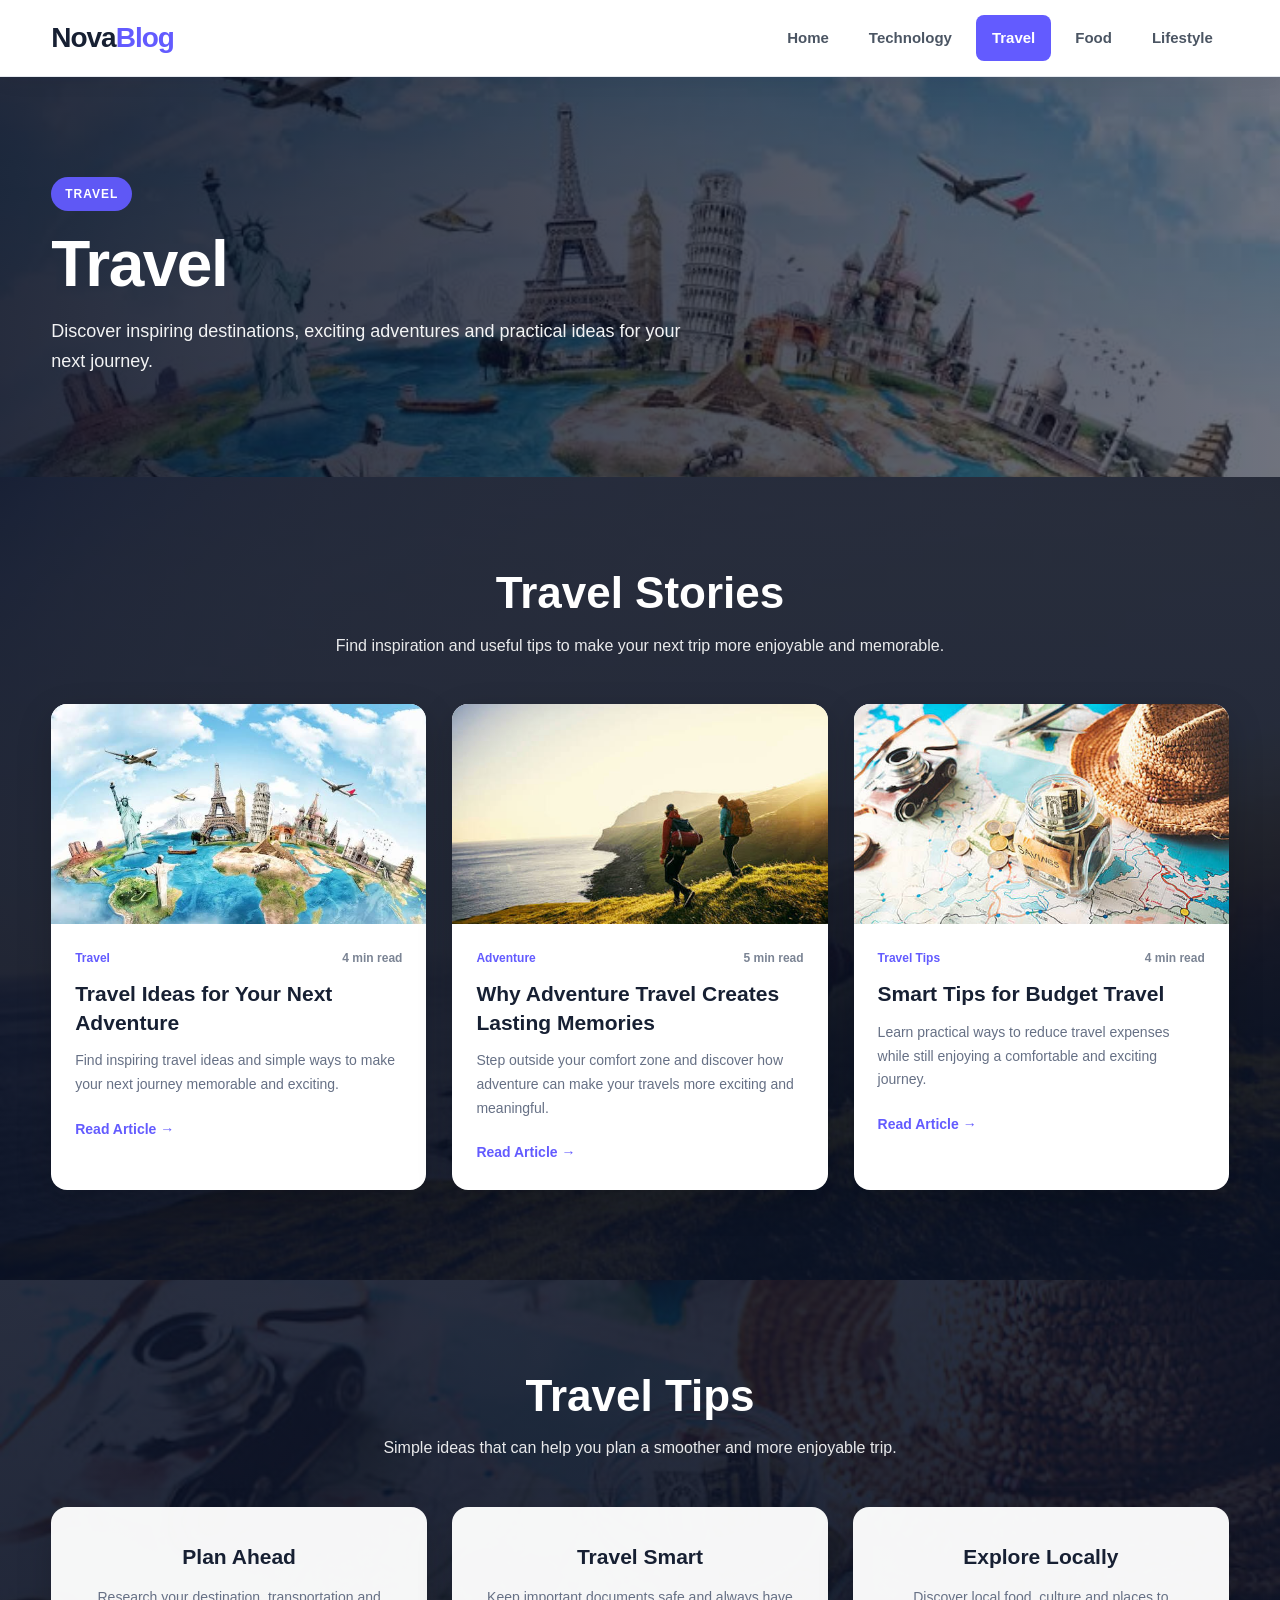
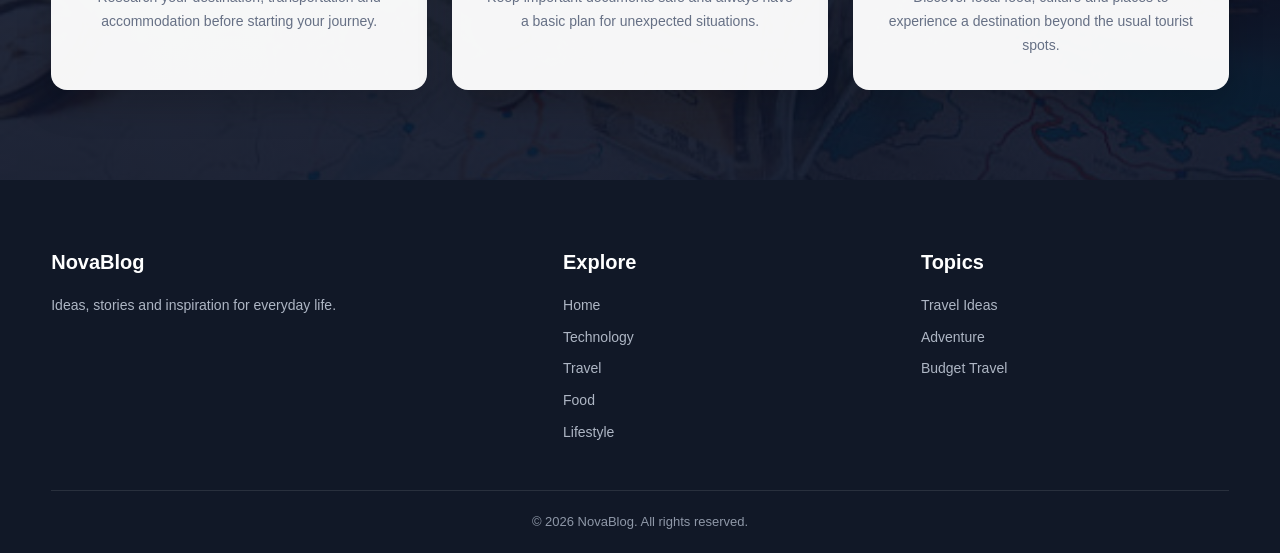
<file: CODSOFT_TASKSNO/Task-5/NovaBlog/travel.html>
<!DOCTYPE html>
<html lang="en">

<head>
    <meta charset="UTF-8">
    <meta name="viewport" content="width=device-width, initial-scale=1.0">

    <title>Travel | NovaBlog</title>

    <meta name="description"
        content="Explore travel ideas, adventures, destinations and smart travel tips on NovaBlog.">

    <link rel="stylesheet" href="style.css">
</head>

<body>

    <!-- =========================
         HEADER
    ========================== -->

    <header class="header">

        <div class="container header-inner">

            <a href="index.html" class="logo">
                Nova<span>Blog</span>
            </a>

            <button class="menu-btn"
                id="menuBtn"
                aria-label="Open navigation">
                ☰
            </button>

            <nav class="nav" id="navMenu">

                <a href="index.html">
                    Home
                </a>

                <a href="technology.html">
                    Technology
                </a>

                <a href="travel.html" class="active">
                    Travel
                </a>

                <a href="food.html">
                    Food
                </a>

                <a href="lifestyle.html">
                    Lifestyle
                </a>

            </nav>

        </div>

    </header>


    <!-- =========================
         TRAVEL HERO
    ========================== -->

    <section class="category-hero"
        style="--section-bg: url('images/travel.jpg');">

        <div class="container">

            <div class="category-hero-content">

                <span class="hero-badge">
                    TRAVEL
                </span>

                <h1>
                    Travel
                </h1>

                <p>
                    Discover inspiring destinations, exciting
                    adventures and practical ideas for your next journey.
                </p>

            </div>

        </div>

    </section>


    <!-- =========================
         TRAVEL ARTICLES
    ========================== -->

    <section class="category-section"
        style="--section-bg: url('images/adventure.jpg');">

        <div class="container">

            <div class="section-header">

                <h2>
                    Travel Stories
                </h2>

                <p>
                    Find inspiration and useful tips to make
                    your next trip more enjoyable and memorable.
                </p>

            </div>


            <div class="blog-grid">


                <!-- TRAVEL ADVENTURE -->

                <article class="blog-card">

                    <img src="images/travel.jpg"
                        alt="Travel destination">

                    <div class="blog-card-content">

                        <div class="blog-meta">

                            <span>
                                Travel
                            </span>

                            <span>
                                4 min read
                            </span>

                        </div>

                        <h3>
                            Travel Ideas for Your Next Adventure
                        </h3>

                        <p>
                            Find inspiring travel ideas and simple
                            ways to make your next journey memorable
                            and exciting.
                        </p>

                        <a href="blog.html?id=travel"
                            class="read-more">
                            Read Article →
                        </a>

                    </div>

                </article>


                <!-- ADVENTURE -->

                <article class="blog-card">

                    <img src="images/adventure.jpg"
                        alt="Adventure travel">

                    <div class="blog-card-content">

                        <div class="blog-meta">

                            <span>
                                Adventure
                            </span>

                            <span>
                                5 min read
                            </span>

                        </div>

                        <h3>
                            Why Adventure Travel Creates Lasting Memories
                        </h3>

                        <p>
                            Step outside your comfort zone and discover
                            how adventure can make your travels more
                            exciting and meaningful.
                        </p>

                        <a href="blog.html?id=adventure"
                            class="read-more">
                            Read Article →
                        </a>

                    </div>

                </article>


                <!-- BUDGET TRAVEL -->

                <article class="blog-card">

                    <img src="images/budget-travel.jpg"
                        alt="Budget travel">

                    <div class="blog-card-content">

                        <div class="blog-meta">

                            <span>
                                Travel Tips
                            </span>

                            <span>
                                4 min read
                            </span>

                        </div>

                        <h3>
                            Smart Tips for Budget Travel
                        </h3>

                        <p>
                            Learn practical ways to reduce travel
                            expenses while still enjoying a comfortable
                            and exciting journey.
                        </p>

                        <a href="blog.html?id=budget-travel"
                            class="read-more">
                            Read Article →
                        </a>

                    </div>

                </article>

            </div>

        </div>

    </section>


    <!-- =========================
         TRAVEL TIPS
    ========================== -->

    <section class="tips-section"
        style="--section-bg: url('images/budget-travel.jpg');">

        <div class="container">

            <div class="section-header">

                <h2>
                    Travel Tips
                </h2>

                <p>
                    Simple ideas that can help you plan a
                    smoother and more enjoyable trip.
                </p>

            </div>


            <div class="tips-grid">


                <!-- TIP 1 -->

                <div class="tip-card">

                    <h3>
                        Plan Ahead
                    </h3>

                    <p>
                        Research your destination, transportation
                        and accommodation before starting your journey.
                    </p>

                </div>


                <!-- TIP 2 -->

                <div class="tip-card">

                    <h3>
                        Travel Smart
                    </h3>

                    <p>
                        Keep important documents safe and always
                        have a basic plan for unexpected situations.
                    </p>

                </div>


                <!-- TIP 3 -->

                <div class="tip-card">

                    <h3>
                        Explore Locally
                    </h3>

                    <p>
                        Discover local food, culture and places
                        to experience a destination beyond the
                        usual tourist spots.
                    </p>

                </div>

            </div>

        </div>

    </section>


    <!-- =========================
         FOOTER
    ========================== -->

    <footer class="footer">

        <div class="container">

            <div class="footer-inner">


                <!-- ABOUT -->

                <div>

                    <h3>
                        NovaBlog
                    </h3>

                    <p>
                        Ideas, stories and inspiration for
                        everyday life.
                    </p>

                </div>


                <!-- EXPLORE -->

                <div>

                    <h3>
                        Explore
                    </h3>

                    <div class="footer-links">

                        <a href="index.html">
                            Home
                        </a>

                        <a href="technology.html">
                            Technology
                        </a>

                        <a href="travel.html">
                            Travel
                        </a>

                        <a href="food.html">
                            Food
                        </a>

                        <a href="lifestyle.html">
                            Lifestyle
                        </a>

                    </div>

                </div>


                <!-- TOPICS -->

                <div>

                    <h3>
                        Topics
                    </h3>

                    <div class="footer-links">

                        <a href="travel.html">
                            Travel Ideas
                        </a>

                        <a href="travel.html">
                            Adventure
                        </a>

                        <a href="travel.html">
                            Budget Travel
                        </a>

                    </div>

                </div>

            </div>


            <div class="footer-bottom">

                <p>
                    © 2026 NovaBlog. All rights reserved.
                </p>

            </div>

        </div>

    </footer>


    <script src="script.js"></script>

</body>

</html>
</file>
<file: Task-2/style.css>
* {
    margin: 0;
    padding: 0;
    box-sizing: border-box;
}

html {
    scroll-behavior: smooth;
}

:root {
    --primary: rgb(194, 65, 12);
    --primary-dark: rgb(154, 52, 18);
    --primary-light: rgb(255, 247, 237);

    --background: rgb(247, 247, 245);
    --surface: rgb(255, 255, 255);
    --surface-soft: rgb(250, 250, 248);

    --text: rgb(28, 28, 28);
    --text-secondary: rgb(107, 107, 107);
    --border: rgb(229, 229, 226);

    --success: rgb(34, 120, 74);
    --success-light: rgb(237, 248, 241);

    --warning: rgb(202, 138, 4);
    --warning-light: rgb(255, 250, 229);

    --danger: rgb(190, 45, 45);
    --danger-light: rgb(254, 242, 242);

    --shadow: 0 10px 30px rgba(28, 28, 28, 0.08);

    --radius: 14px;
}
body.dark {
    --background: #10111b;
    --surface: #181a27;
    --surface-soft: #1d1f2e;

    --text: #f3f4fa;
    --text-secondary: #a6a8bb;
    --border: #2b2d3e;

    --primary-light: #24264b;

    --success-light: #163b2d;
    --warning-light: #44351b;
    --danger-light: #421f24;

    --shadow: 0 12px 35px rgba(0, 0, 0, 0.25);
}

body {
    font-family:
        Inter,
        ui-sans-serif,
        system-ui,
        -apple-system,
        BlinkMacSystemFont,
        "Segoe UI",
        sans-serif;

    background: var(--background);
    color: var(--text);

    line-height: 1.5;
    min-height: 100vh;

    transition:
        background 0.25s ease,
        color 0.25s ease;
}

button,
input,
textarea,
select {
    font: inherit;
}

button {
    cursor: pointer;
}

a {
    color: inherit;
    text-decoration: none;
}

.container {
    width: min(1180px, calc(100% - 40px));
    margin: auto;
}


/* =========================================================
   HEADER
========================================================= */

.header {
    background: var(--surface);
    border-bottom: 1px solid var(--border);

    position: sticky;
    top: 0;
    z-index: 100;

    transition: 0.25s ease;
}

.header-inner {
    min-height: 76px;

    display: flex;
    align-items: center;
    justify-content: space-between;
}

.logo {
    display: flex;
    align-items: center;
    gap: 10px;

    font-size: 23px;
    font-weight: 800;
    letter-spacing: -0.5px;
}

.logo > span:last-child {
    color: var(--primary);
}

.logo-icon {
    width: 38px;
    height: 38px;

    display: grid;
    place-items: center;

    border-radius: 11px;

    background: var(--primary);
    color: white;

    font-size: 16px;
}

.header-actions {
    display: flex;
    align-items: center;
    gap: 12px;
}

.icon-btn {
    width: 42px;
    height: 42px;

    border: 1px solid var(--border);
    border-radius: 11px;

    background: var(--surface);
    color: var(--text-secondary);

    display: grid;
    place-items: center;

    transition: 0.2s ease;
}

.icon-btn:hover {
    color: var(--primary);
    border-color: var(--primary);
    transform: translateY(-2px);
}

.profile-btn {
    border: 0;
    background: transparent;

    display: flex;
    align-items: center;
    gap: 9px;

    color: var(--text);
    font-weight: 600;
}

.profile-avatar {
    width: 39px;
    height: 39px;

    border-radius: 50%;

    display: grid;
    place-items: center;

    background: var(--primary-light);
    color: var(--primary);
    font-weight: 800;
}


/* =========================================================
   MAIN
========================================================= */

.main {
    padding: 45px 0 70px;
}


/* =========================================================
   WELCOME
========================================================= */

.welcome-section {
    display: flex;
    align-items: center;
    justify-content: space-between;

    gap: 30px;

    margin-bottom: 32px;
}

.welcome-label {
    color: var(--primary);

    font-size: 14px;
    font-weight: 700;

    margin-bottom: 8px;
}

.welcome-label i {
    margin-right: 6px;
}

.welcome-section h1 {
    font-size: clamp(28px, 4vw, 42px);

    line-height: 1.15;

    letter-spacing: -1.2px;

    margin-bottom: 10px;
}

.welcome-text {
    color: var(--text-secondary);
    max-width: 650px;
}

.add-task-btn,
.empty-btn,
.save-btn {
    border: 0;

    background: var(--primary);
    color: white;

    font-weight: 700;

    border-radius: 11px;

    transition: 0.2s ease;
}

.add-task-btn {
    padding: 13px 20px;

    display: flex;
    align-items: center;
    gap: 9px;

    white-space: nowrap;
}

.add-task-btn:hover,
.empty-btn:hover,
.save-btn:hover {
    background: var(--primary-dark);
    transform: translateY(-2px);
}


/* =========================================================
   STATISTICS
========================================================= */

.stats-grid {
    display: grid;
    grid-template-columns: repeat(3, 1fr);

    gap: 18px;

    margin-bottom: 38px;
}

.stat-card {
    background: var(--surface);

    border: 1px solid var(--border);

    border-radius: var(--radius);

    padding: 21px;

    display: flex;
    align-items: center;
    gap: 15px;

    box-shadow: var(--shadow);

    transition: 0.2s ease;
}

.stat-card:hover {
    transform: translateY(-3px);
}

.stat-icon {
    width: 48px;
    height: 48px;

    flex-shrink: 0;

    border-radius: 13px;

    display: grid;
    place-items: center;

    font-size: 19px;
}

.total-icon {
    background: var(--primary-light);
    color: var(--primary);
}

.pending-icon {
    background: var(--warning-light);
    color: var(--warning);
}

.completed-icon {
    background: var(--success-light);
    color: var(--success);
}

.stat-label {
    display: block;

    color: var(--text-secondary);

    font-size: 13px;
    font-weight: 600;

    margin-bottom: 2px;
}

.stat-card strong {
    font-size: 25px;
}


/* =========================================================
   TASK SECTION
========================================================= */

.task-section {
    background: var(--surface);

    border: 1px solid var(--border);

    border-radius: 20px;

    padding: 28px;

    box-shadow: var(--shadow);
}

.section-heading {
    margin-bottom: 22px;
}

.section-heading h2 {
    font-size: 24px;
    margin-bottom: 3px;
}

.section-heading p {
    color: var(--text-secondary);
    font-size: 14px;
}


/* =========================================================
   TOOLBAR
========================================================= */

.toolbar {
    display: grid;

    grid-template-columns: 1.7fr 1fr 1fr 1fr;

    gap: 12px;

    margin-bottom: 25px;
}

.search-box {
    position: relative;
}

.search-box i {
    position: absolute;

    left: 15px;
    top: 50%;

    transform: translateY(-50%);

    color: var(--text-secondary);
}

.search-box input,
.filter-control select {
    width: 100%;
    height: 46px;

    border: 1px solid var(--border);

    border-radius: 10px;

    background: var(--surface-soft);

    color: var(--text);

    outline: none;

    transition: 0.2s ease;
}

.search-box input {
    padding: 0 15px 0 43px;
}

.search-box input:focus,
.filter-control select:focus,
.form-group input:focus,
.form-group textarea:focus {
    border-color: var(--primary);

    box-shadow: 0 0 0 3px rgba(91, 92, 226, 0.1);
}

.filter-control label {
    display: none;
}

.filter-control select {
    padding: 0 12px;
}


/* =========================================================
   TASK LIST
========================================================= */

.task-list {
    display: flex;
    flex-direction: column;

    gap: 12px;
}

.task-card {
    display: grid;

    grid-template-columns: auto 1fr auto;

    align-items: center;

    gap: 15px;

    padding: 17px;

    border: 1px solid var(--border);

    border-radius: 14px;

    background: var(--surface);

    transition: 0.2s ease;

    animation: taskAppear 0.25s ease;
}

@keyframes taskAppear {
    from {
        opacity: 0;
        transform: translateY(6px);
    }

    to {
        opacity: 1;
        transform: translateY(0);
    }
}

.task-card:hover {
    border-color: rgba(91, 92, 226, 0.4);
    box-shadow: 0 8px 25px rgba(31, 35, 68, 0.06);
}

.task-card.completed {
    opacity: 0.72;
}

.task-check {
    width: 24px;
    height: 24px;

    border: 2px solid #c9cad5;

    border-radius: 50%;

    background: transparent;

    color: white;

    display: grid;
    place-items: center;

    flex-shrink: 0;

    transition: 0.2s ease;
}

.task-check:hover {
    border-color: var(--primary);
}

.task-card.completed .task-check {
    background: var(--success);
    border-color: var(--success);
}

.task-check i {
    font-size: 11px;
}

.task-main {
    min-width: 0;
}

.task-title {
    font-size: 15px;
    font-weight: 750;

    margin-bottom: 5px;

    overflow-wrap: anywhere;
}

.task-card.completed .task-title {
    text-decoration: line-through;
    color: var(--text-secondary);
}

.task-description {
    color: var(--text-secondary);

    font-size: 13px;

    margin-bottom: 9px;

    overflow-wrap: anywhere;
}

.task-meta {
    display: flex;
    align-items: center;
    flex-wrap: wrap;

    gap: 7px;
}

.task-tag {
    padding: 4px 8px;

    border-radius: 6px;

    font-size: 11px;
    font-weight: 700;

    text-transform: capitalize;
}

.category-tag {
    background: var(--primary-light);
    color: var(--primary);
}

.priority-tag {
    background: var(--warning-light);
    color: var(--warning);
}

.priority-high {
    background: var(--danger-light);
    color: var(--danger);
}

.priority-low {
    background: var(--success-light);
    color: var(--success);
}

.due-date {
    color: var(--text-secondary);

    font-size: 11px;
    font-weight: 600;

    display: inline-flex;
    align-items: center;
    gap: 4px;
}

.due-date.overdue {
    color: var(--danger);
}

.task-actions {
    display: flex;
    align-items: center;

    gap: 6px;
}

.task-action-btn {
    width: 37px;
    height: 37px;

    border: 1px solid var(--border);

    border-radius: 9px;

    background: var(--surface);

    color: var(--text-secondary);

    display: grid;
    place-items: center;

    transition: 0.2s ease;
}

.task-action-btn:hover {
    color: var(--primary);
    border-color: var(--primary);
}

.task-action-btn.delete:hover {
    color: var(--danger);
    border-color: var(--danger);
    background: var(--danger-light);
}


/* =========================================================
   EMPTY STATE
========================================================= */

.empty-state {
    display: none;

    text-align: center;

    padding: 55px 20px 40px;

    color: var(--text-secondary);
}

.empty-state.show {
    display: block;
}

.empty-icon {
    width: 64px;
    height: 64px;

    margin: 0 auto 15px;

    border-radius: 18px;

    background: var(--primary-light);
    color: var(--primary);

    display: grid;
    place-items: center;

    font-size: 25px;
}

.empty-state h3 {
    color: var(--text);

    font-size: 18px;

    margin-bottom: 5px;
}

.empty-state p {
    font-size: 13px;

    max-width: 400px;

    margin: 0 auto 18px;
}

.empty-btn {
    padding: 10px 16px;

    display: inline-flex;
    align-items: center;
    gap: 8px;
}


/* =========================================================
   MODAL
========================================================= */

.modal-overlay {
    position: fixed;

    inset: 0;

    z-index: 500;

    background: rgba(10, 11, 20, 0.62);

    backdrop-filter: blur(5px);

    display: flex;

    align-items: center;
    justify-content: center;

    padding: 20px;

    opacity: 0;
    visibility: hidden;

    transition: 0.2s ease;
}

.modal-overlay.active {
    opacity: 1;
    visibility: visible;
}

.modal {
    width: min(560px, 100%);

    max-height: 90vh;

    overflow-y: auto;

    background: var(--surface);

    border: 1px solid var(--border);

    border-radius: 20px;

    padding: 25px;

    box-shadow: 0 25px 70px rgba(0, 0, 0, 0.2);

    transform: translateY(15px) scale(0.98);

    transition: 0.2s ease;
}

.modal-overlay.active .modal {
    transform: translateY(0) scale(1);
}

.modal-header {
    display: flex;
    align-items: flex-start;
    justify-content: space-between;

    gap: 20px;

    margin-bottom: 24px;
}

.modal-label {
    color: var(--primary);

    font-size: 12px;
    font-weight: 800;

    text-transform: uppercase;

    letter-spacing: 0.7px;

    margin-bottom: 3px;
}

.modal-header h2 {
    font-size: 22px;
}

.close-btn {
    width: 38px;
    height: 38px;

    border: 1px solid var(--border);

    border-radius: 9px;

    background: var(--surface);

    color: var(--text-secondary);

    display: grid;
    place-items: center;
}

.close-btn:hover {
    color: var(--danger);
    border-color: var(--danger);
}

.form-group {
    margin-bottom: 17px;
}

.form-group label {
    display: block;

    font-size: 13px;
    font-weight: 700;

    margin-bottom: 7px;
}

.form-group label span {
    color: var(--danger);
}

.form-group input,
.form-group textarea,
.form-group select {
    width: 100%;

    border: 1px solid var(--border);

    border-radius: 10px;

    background: var(--surface-soft);

    color: var(--text);

    outline: none;

    transition: 0.2s ease;
}

.form-group input,
.form-group select {
    height: 46px;
    padding: 0 13px;
}

.form-group textarea {
    padding: 12px 13px;
    resize: vertical;
}

.form-row {
    display: grid;

    grid-template-columns: 1fr 1fr;

    gap: 14px;
}

.input-footer {
    display: flex;
    justify-content: space-between;

    margin-top: 4px;

    min-height: 17px;
}

.input-footer small:last-child {
    color: var(--text-secondary);
}

.error-message {
    color: var(--danger);

    font-size: 11px;
}

.modal-actions {
    display: flex;
    justify-content: flex-end;

    gap: 10px;

    margin-top: 25px;
}

.cancel-btn,
.save-btn {
    min-height: 44px;

    padding: 0 18px;

    border-radius: 10px;

    font-weight: 700;
}

.cancel-btn {
    border: 1px solid var(--border);

    background: var(--surface);

    color: var(--text-secondary);
}

.cancel-btn:hover {
    border-color: var(--text-secondary);
    color: var(--text);
}

.save-btn {
    display: flex;
    align-items: center;
    gap: 8px;
}


/* =========================================================
   TOAST
========================================================= */

.toast {
    position: fixed;

    right: 25px;
    bottom: 25px;

    z-index: 1000;

    display: flex;
    align-items: center;
    gap: 10px;

    background: var(--text);
    color: var(--surface);

    padding: 13px 17px;

    border-radius: 11px;

    font-size: 13px;
    font-weight: 650;

    box-shadow: var(--shadow);

    transform: translateY(25px);

    opacity: 0;
    visibility: hidden;

    transition: 0.25s ease;
}

.toast.show {
    transform: translateY(0);

    opacity: 1;
    visibility: visible;
}

.toast i {
    color: var(--success);
}


/* =========================================================
   RESPONSIVE
========================================================= */

@media (max-width: 900px) {

    .toolbar {
        grid-template-columns: 1fr 1fr;
    }

    .search-box {
        grid-column: span 2;
    }

}


@media (max-width: 700px) {

    .container {
        width: min(100% - 28px, 1180px);
    }

    .main {
        padding-top: 30px;
    }

    .welcome-section {
        align-items: flex-start;
        flex-direction: column;
    }

    .add-task-btn {
        width: 100%;
        justify-content: center;
    }

    .stats-grid {
        grid-template-columns: 1fr;
    }

    .task-section {
        padding: 20px 15px;
    }

    .task-card {
        grid-template-columns: auto 1fr;
    }

    .task-actions {
        grid-column: 2;
    }

    .task-actions .task-action-btn {
        flex: 1;
    }

}


@media (max-width: 520px) {

    .header-inner {
        min-height: 68px;
    }

    .profile-name {
        display: none;
    }

    .logo {
        font-size: 20px;
    }

    .logo-icon {
        width: 35px;
        height: 35px;
    }

    .toolbar {
        grid-template-columns: 1fr;
    }

    .search-box {
        grid-column: auto;
    }

    .form-row {
        grid-template-columns: 1fr;
        gap: 0;
    }

    .modal {
        padding: 20px 16px;
        border-radius: 16px;
    }

    .modal-actions {
        flex-direction: column-reverse;
    }

    .cancel-btn,
    .save-btn {
        width: 100%;
        justify-content: center;
    }

    .toast {
        left: 14px;
        right: 14px;
        bottom: 14px;
    }

}
</file>
<file: CODSOFT_TASKSNO/Task-5/NovaBlog/style.css>
/* =========================================================
   NOVABLOG - GLOBAL STYLES
========================================================= */


/* =========================
   RESET
========================= */

* {
    margin: 0;
    padding: 0;
    box-sizing: border-box;
}

html {
    scroll-behavior: smooth;
}

body {
    font-family: Arial, Helvetica, sans-serif;
    background: #f7f9fc;
    color: #172033;
    line-height: 1.7;
}

img {
    max-width: 100%;
    display: block;
}

a {
    text-decoration: none;
    color: inherit;
}

button,
input,
textarea {
    font: inherit;
}


/* =========================
   CONTAINER
========================= */

.container {
    width: min(1180px, 92%);
    margin: 0 auto;
}


/* =========================
   HEADER
========================= */

.header {
    position: sticky;
    top: 0;
    z-index: 1000;
    background: rgba(255, 255, 255, 0.97);
    border-bottom: 1px solid #e6eaf0;
    box-shadow: 0 4px 20px rgba(15, 23, 42, 0.06);
}

.header-inner {
    min-height: 76px;
    display: flex;
    align-items: center;
    justify-content: space-between;
    gap: 30px;
}


/* LOGO */

.logo {
    font-size: 28px;
    font-weight: 800;
    letter-spacing: -1px;
    color: #172033;
}

.logo span {
    color: #635bff;
}


/* NAVIGATION */

.nav {
    display: flex;
    align-items: center;
    gap: 8px;
}

.nav a {
    position: relative;
    padding: 10px 16px;
    border-radius: 8px;
    font-size: 15px;
    font-weight: 600;
    color: #4b5563;
    transition: 0.25s ease;
}

.nav a:hover {
    color: #635bff;
    background: #f1f0ff;
}

.nav a.active {
    color: #ffffff;
    background: #635bff;
}


/* MOBILE MENU BUTTON */

.menu-btn {
    display: none;
    border: none;
    background: #635bff;
    color: #ffffff;
    width: 42px;
    height: 42px;
    border-radius: 8px;
    cursor: pointer;
    font-size: 21px;
}


/* =========================
   BUTTONS
========================= */

.btn {
    display: inline-flex;
    align-items: center;
    justify-content: center;
    min-height: 48px;
    padding: 12px 24px;
    border-radius: 8px;
    border: 2px solid transparent;
    font-size: 15px;
    font-weight: 700;
    cursor: pointer;
    transition: 0.25s ease;
}

.btn-primary {
    background: #635bff;
    color: #ffffff;
    border-color: #635bff;
}

.btn-primary:hover {
    background: #5048e5;
    border-color: #5048e5;
    transform: translateY(-2px);
    box-shadow: 0 8px 20px rgba(99, 91, 255, 0.25);
}

.btn-outline {
    background: transparent;
    color: #ffffff;
    border-color: rgba(255, 255, 255, 0.8);
}

.btn-outline:hover {
    background: #ffffff;
    color: #172033;
    transform: translateY(-2px);
}


/* =========================
   HERO - HOME
========================= */

.hero-home {
    position: relative;
    min-height: 620px;
    display: flex;
    align-items: center;
    background-image: var(--section-bg);
    background-size: cover;
    background-position: center;
    isolation: isolate;
}

.hero-overlay {
    position: absolute;
    inset: 0;
    z-index: -1;
    background:
        linear-gradient(
            90deg,
            rgba(8, 15, 35, 0.88),
            rgba(8, 15, 35, 0.64),
            rgba(8, 15, 35, 0.35)
        );
}

.hero-content {
    display: flex;
    align-items: center;
    min-height: 620px;
}

.hero-text {
    max-width: 700px;
    color: #ffffff;
}

.hero-badge {
    display: inline-block;
    margin-bottom: 18px;
    padding: 7px 14px;
    border-radius: 30px;
    background: rgba(99, 91, 255, 0.95);
    color: #ffffff;
    font-size: 12px;
    font-weight: 800;
    letter-spacing: 1px;
}

.hero-text h1 {
    font-size: clamp(42px, 6vw, 72px);
    line-height: 1.08;
    letter-spacing: -2px;
    margin-bottom: 22px;
}

.hero-text h1 span {
    color: #b9b5ff;
}

.hero-text p {
    max-width: 620px;
    margin-bottom: 32px;
    color: rgba(255, 255, 255, 0.92);
    font-size: 18px;
}

.hero-buttons {
    display: flex;
    flex-wrap: wrap;
    gap: 14px;
}


/* =========================
   CATEGORY HERO
========================= */

.category-hero {
    position: relative;
    min-height: 400px;
    display: flex;
    align-items: center;
    background-image: var(--section-bg);
    background-size: cover;
    background-position: center;
    isolation: isolate;
}

.category-hero::before {
    content: "";
    position: absolute;
    inset: 0;
    z-index: -1;
    background:
        linear-gradient(
            90deg,
            rgba(8, 15, 35, 0.88),
            rgba(8, 15, 35, 0.58)
        );
}

.category-hero-content {
    max-width: 760px;
    padding: 70px 0;
    color: #ffffff;
}

.category-hero-content h1 {
    font-size: clamp(40px, 6vw, 64px);
    line-height: 1.1;
    margin-bottom: 16px;
    letter-spacing: -1.5px;
}

.category-hero-content p {
    max-width: 650px;
    font-size: 18px;
    color: rgba(255, 255, 255, 0.94);
}


/* =========================
   IMAGE BACKGROUND SECTIONS
========================= */

.image-bg-section,
.category-section,
.tips-section {
    position: relative;
    isolation: isolate;
    background-image: var(--section-bg);
    background-size: cover;
    background-position: center;
}

.image-bg-section::before,
.category-section::before,
.tips-section::before {
    content: "";
    position: absolute;
    inset: 0;
    z-index: -1;
    background:
        linear-gradient(
            rgba(11, 18, 38, 0.88),
            rgba(11, 18, 38, 0.92)
        );
}


/* =========================
   SECTION COMMON
========================= */

.featured-section,
.latest-section,
.category-section,
.tips-section {
    padding: 90px 0;
}

.section-header {
    max-width: 760px;
    margin: 0 auto 45px;
    text-align: center;
}

.section-header h2 {
    margin-bottom: 12px;
    color: #ffffff;
    font-size: clamp(30px, 4vw, 44px);
    line-height: 1.2;
}

.section-header p {
    color: rgba(255, 255, 255, 0.9);
    font-size: 16px;
}


/* =========================
   FEATURED ARTICLE
========================= */

.featured-card {
    display: grid;
    grid-template-columns: 1.05fr 1fr;
    overflow: hidden;
    border-radius: 18px;
    background: #ffffff;
    box-shadow: 0 20px 50px rgba(0, 0, 0, 0.25);
}

.featured-card img {
    width: 100%;
    height: 100%;
    min-height: 360px;
    object-fit: cover;
}

.featured-content {
    padding: 48px;
    display: flex;
    flex-direction: column;
    justify-content: center;
}

.category-label {
    width: fit-content;
    margin-bottom: 16px;
    padding: 6px 12px;
    border-radius: 20px;
    background: #ecebff;
    color: #5149dc;
    font-size: 12px;
    font-weight: 800;
    text-transform: uppercase;
}

.featured-content h3 {
    margin-bottom: 16px;
    color: #172033;
    font-size: 32px;
    line-height: 1.25;
}

.featured-content p {
    margin-bottom: 26px;
    color: #596273;
}

.featured-content .btn {
    width: fit-content;
}


/* =========================
   SEARCH
========================= */

.search-box {
    max-width: 650px;
    margin: 0 auto 38px;
}

.search-box input {
    width: 100%;
    padding: 16px 20px;
    border: 2px solid rgba(255, 255, 255, 0.25);
    border-radius: 10px;
    outline: none;
    background: rgba(255, 255, 255, 0.96);
    color: #172033;
    font-size: 16px;
    transition: 0.25s ease;
}

.search-box input:focus {
    border-color: #8b85ff;
    box-shadow: 0 0 0 4px rgba(99, 91, 255, 0.2);
}

.search-box input::placeholder {
    color: #7a8290;
}


/* =========================
   BLOG GRID
========================= */

.blog-grid {
    display: grid;
    grid-template-columns: repeat(3, 1fr);
    gap: 26px;
}


/* =========================
   BLOG CARD
========================= */

.blog-card {
    overflow: hidden;
    border-radius: 16px;
    background: #ffffff;
    box-shadow: 0 12px 35px rgba(0, 0, 0, 0.18);
    transition: transform 0.25s ease, box-shadow 0.25s ease;
}

.blog-card:hover {
    transform: translateY(-7px);
    box-shadow: 0 20px 45px rgba(0, 0, 0, 0.25);
}

.blog-card > img {
    width: 100%;
    height: 220px;
    object-fit: cover;
}

.blog-card-content {
    padding: 24px;
}

.blog-meta {
    display: flex;
    align-items: center;
    justify-content: space-between;
    gap: 10px;
    margin-bottom: 12px;
    font-size: 12px;
    font-weight: 700;
}

.blog-meta span:first-child {
    color: #635bff;
}

.blog-meta span:last-child {
    color: #7b8494;
}

.blog-card h3 {
    margin-bottom: 12px;
    color: #172033;
    font-size: 21px;
    line-height: 1.35;
}

.blog-card p {
    margin-bottom: 18px;
    color: #667085;
    font-size: 14px;
}

.read-more {
    color: #635bff;
    font-size: 14px;
    font-weight: 800;
}

.read-more:hover {
    color: #433bd2;
}


/* HIDDEN CARDS */

.hidden-card {
    display: none;
}


/* NO RESULTS */

.no-results {
    display: none;
    margin: 30px auto 0;
    padding: 18px;
    max-width: 600px;
    border-radius: 10px;
    background: rgba(255, 255, 255, 0.95);
    color: #172033;
    text-align: center;
    font-weight: 600;
}


/* LOAD MORE */

.load-more-wrapper {
    margin-top: 42px;
    text-align: center;
}


/* =========================
   CATEGORY PAGES
========================= */

.category-section .blog-grid {
    margin-top: 10px;
}


/* =========================
   TIPS SECTION
========================= */

.tips-grid {
    display: grid;
    grid-template-columns: repeat(3, 1fr);
    gap: 25px;
}

.tip-card {
    padding: 32px;
    border-radius: 16px;
    background: rgba(255, 255, 255, 0.96);
    box-shadow: 0 15px 35px rgba(0, 0, 0, 0.18);
    text-align: center;
}

.tip-card h3 {
    margin-bottom: 12px;
    color: #172033;
    font-size: 21px;
}

.tip-card p {
    color: #667085;
    font-size: 14px;
}


/* =========================
   ABOUT SECTION
========================= */

.about-section {
    padding: 100px 0;
    background:
        linear-gradient(
            135deg,
            #eef0ff,
            #ffffff
        );
}

.about-content {
    max-width: 800px;
    margin: 0 auto;
    text-align: center;
}

.about-content h2 {
    margin-bottom: 20px;
    color: #172033;
    font-size: 42px;
    line-height: 1.2;
}

.about-content p {
    margin-bottom: 14px;
    color: #596273;
    font-size: 16px;
}


/* =========================
   ARTICLE PAGE
========================= */

.article-hero {
    position: relative;
    min-height: 450px;
    display: flex;
    align-items: center;
    background-image: url("images/technology-trends.jpg");
    background-size: cover;
    background-position: center;
    isolation: isolate;
}

.article-hero-overlay {
    position: absolute;
    inset: 0;
    z-index: -1;
    background:
        linear-gradient(
            90deg,
            rgba(8, 15, 35, 0.92),
            rgba(8, 15, 35, 0.68),
            rgba(8, 15, 35, 0.45)
        );
}

.article-hero-content {
    max-width: 850px;
    padding: 80px 0;
    color: #ffffff;
}

.article-hero-content h1 {
    margin-bottom: 22px;
    font-size: clamp(36px, 5vw, 58px);
    line-height: 1.15;
    letter-spacing: -1px;
}

.article-meta {
    display: flex;
    align-items: center;
    flex-wrap: wrap;
    gap: 12px;
    color: rgba(255, 255, 255, 0.85);
    font-size: 14px;
}


/* ARTICLE MAIN AREA */

.article-section {
    padding: 80px 0;
    background: #f7f9fc;
}

.article-layout {
    display: grid;
    grid-template-columns: minmax(0, 1fr) 320px;
    gap: 45px;
    align-items: start;
}

.article-content {
    min-width: 0;
    padding: 38px;
    border-radius: 18px;
    background: #ffffff;
    box-shadow: 0 12px 35px rgba(15, 23, 42, 0.08);
}

.article-main-image {
    width: 100%;
    height: 430px;
    margin-bottom: 35px;
    border-radius: 14px;
    object-fit: cover;
}

.article-content p {
    margin-bottom: 20px;
    color: #4b5563;
    font-size: 17px;
}

.article-content h2 {
    margin: 35px 0 15px;
    color: #172033;
    font-size: 30px;
    line-height: 1.25;
}

.article-content h3 {
    color: #172033;
}


/* ARTICLE ACTIONS */

.article-actions {
    margin-top: 45px;
    padding-top: 30px;
    border-top: 1px solid #e5e7eb;
}

.article-actions h3 {
    margin-bottom: 15px;
    font-size: 21px;
}

.share-buttons {
    display: flex;
    flex-wrap: wrap;
    gap: 10px;
}

.share-btn {
    padding: 10px 18px;
    border: 1px solid #d9ddea;
    border-radius: 8px;
    background: #ffffff;
    color: #344054;
    cursor: pointer;
    font-weight: 700;
    transition: 0.25s ease;
}

.share-btn:hover {
    border-color: #635bff;
    color: #635bff;
    background: #f5f4ff;
}

.share-message {
    margin-top: 10px !important;
    margin-bottom: 0 !important;
    color: #635bff !important;
    font-size: 14px !important;
}


/* =========================
   COMMENTS
========================= */

.comments-section {
    margin-top: 55px;
    padding-top: 40px;
    border-top: 1px solid #e5e7eb;
}

.comments-section > h2 {
    margin-bottom: 25px;
    color: #172033;
    font-size: 30px;
}

.comment-form {
    padding: 25px;
    margin-bottom: 35px;
    border-radius: 12px;
    background: #f7f8fc;
    border: 1px solid #e5e7eb;
}

.form-group {
    margin-bottom: 18px;
}

.form-group label {
    display: block;
    margin-bottom: 7px;
    color: #344054;
    font-size: 14px;
    font-weight: 700;
}

.form-group input,
.form-group textarea {
    width: 100%;
    padding: 13px 15px;
    border: 1px solid #d5d9e2;
    border-radius: 8px;
    outline: none;
    background: #ffffff;
    color: #172033;
    resize: vertical;
    transition: 0.25s ease;
}

.form-group input:focus,
.form-group textarea:focus {
    border-color: #635bff;
    box-shadow: 0 0 0 3px rgba(99, 91, 255, 0.12);
}

.comment-form .btn {
    border: none;
}


/* COMMENTS LIST */

.comments-list {
    display: flex;
    flex-direction: column;
    gap: 15px;
}

.comment {
    padding: 20px;
    border-radius: 10px;
    border: 1px solid #e5e7eb;
    background: #ffffff;
}

.comment strong {
    display: block;
    margin-bottom: 5px;
    color: #172033;
}

.comment p {
    margin: 0;
    color: #667085;
    font-size: 14px;
}

.no-comments {
    padding: 20px;
    border-radius: 10px;
    background: #f7f8fc;
    color: #667085 !important;
    text-align: center;
    font-size: 14px !important;
}


/* =========================
   ARTICLE SIDEBAR
========================= */

.article-sidebar {
    display: flex;
    flex-direction: column;
    gap: 20px;
    position: sticky;
    top: 100px;
}

.sidebar-card {
    padding: 25px;
    border-radius: 14px;
    background: #ffffff;
    border: 1px solid #e8ebf1;
    box-shadow: 0 10px 25px rgba(15, 23, 42, 0.06);
}

.sidebar-card h3 {
    margin-bottom: 12px;
    color: #172033;
    font-size: 20px;
}

.sidebar-card p {
    color: #667085;
    font-size: 14px;
}

.sidebar-links {
    display: flex;
    flex-direction: column;
    gap: 8px;
}

.sidebar-links a {
    padding: 9px 10px;
    border-radius: 7px;
    color: #596273;
    font-size: 14px;
    font-weight: 600;
    transition: 0.25s ease;
}

.sidebar-links a:hover {
    background: #f1f0ff;
    color: #635bff;
}

.sidebar-btn {
    width: 100%;
    margin-top: 5px;
}


/* =========================
   FOOTER
========================= */

.footer {
    padding: 65px 0 0;
    background: #111827;
    color: #ffffff;
}

.footer-inner {
    display: grid;
    grid-template-columns: 1.5fr 1fr 1fr;
    gap: 50px;
    padding-bottom: 45px;
}

.footer h3 {
    margin-bottom: 15px;
    color: #ffffff;
    font-size: 20px;
}

.footer p {
    color: #aeb6c4;
    font-size: 14px;
}

.footer-links {
    display: flex;
    flex-direction: column;
    gap: 8px;
}

.footer-links a {
    width: fit-content;
    color: #aeb6c4;
    font-size: 14px;
    transition: 0.25s ease;
}

.footer-links a:hover {
    color: #ffffff;
    transform: translateX(3px);
}

.footer-bottom {
    padding: 20px 0;
    border-top: 1px solid rgba(255, 255, 255, 0.1);
    text-align: center;
}

.footer-bottom p {
    color: #8f98a8;
    font-size: 13px;
}


/* =========================
   RESPONSIVE - TABLET
========================= */

@media (max-width: 900px) {

    .header-inner {
        min-height: 68px;
    }

    .menu-btn {
        display: block;
    }

    .nav {
        position: absolute;
        top: 68px;
        left: 0;
        right: 0;
        display: none;
        flex-direction: column;
        align-items: stretch;
        gap: 5px;
        padding: 15px 4%;
        background: #ffffff;
        border-bottom: 1px solid #e6eaf0;
        box-shadow: 0 12px 25px rgba(15, 23, 42, 0.08);
    }

    .nav.show {
        display: flex;
    }

    .nav a {
        width: 100%;
    }

    .hero-home {
        min-height: 560px;
    }

    .hero-content {
        min-height: 560px;
    }

    .featured-card {
        grid-template-columns: 1fr;
    }

    .featured-card img {
        min-height: 280px;
    }

    .blog-grid {
        grid-template-columns: repeat(2, 1fr);
    }

    .tips-grid {
        grid-template-columns: 1fr;
    }

    .article-layout {
        grid-template-columns: 1fr;
    }

    .article-sidebar {
        position: static;
        display: grid;
        grid-template-columns: repeat(2, 1fr);
    }

    .footer-inner {
        grid-template-columns: 1fr 1fr;
    }

}


/* =========================
   RESPONSIVE - MOBILE
========================= */

@media (max-width: 600px) {

    .container {
        width: min(92%, 1180px);
    }

    .logo {
        font-size: 24px;
    }

    .hero-home {
        min-height: 520px;
    }

    .hero-content {
        min-height: 520px;
    }

    .hero-text h1 {
        font-size: 42px;
        letter-spacing: -1px;
    }

    .hero-text p {
        font-size: 16px;
    }

    .hero-buttons {
        flex-direction: column;
        align-items: stretch;
    }

    .hero-buttons .btn {
        width: 100%;
    }

    .category-hero {
        min-height: 360px;
    }

    .category-hero-content {
        padding: 55px 0;
    }

    .category-hero-content h1 {
        font-size: 42px;
    }

    .category-hero-content p {
        font-size: 16px;
    }

    .featured-section,
    .latest-section,
    .category-section,
    .tips-section {
        padding: 65px 0;
    }

    .section-header {
        margin-bottom: 32px;
    }

    .section-header h2 {
        font-size: 31px;
    }

    .featured-content {
        padding: 28px;
    }

    .featured-content h3 {
        font-size: 25px;
    }

    .blog-grid {
        grid-template-columns: 1fr;
    }

    .blog-card > img {
        height: 230px;
    }

    .about-section {
        padding: 70px 0;
    }

    .about-content h2 {
        font-size: 34px;
    }

    .article-hero {
        min-height: 400px;
    }

    .article-hero-content {
        padding: 60px 0;
    }

    .article-hero-content h1 {
        font-size: 36px;
    }

    .article-section {
        padding: 50px 0;
    }

    .article-content {
        padding: 22px;
    }

    .article-main-image {
        height: 270px;
        margin-bottom: 25px;
    }

    .article-content p {
        font-size: 16px;
    }

    .article-content h2 {
        font-size: 25px;
    }

    .article-sidebar {
        display: flex;
    }

    .footer {
        padding-top: 45px;
    }

    .footer-inner {
        grid-template-columns: 1fr;
        gap: 30px;
    }

}
</file>
